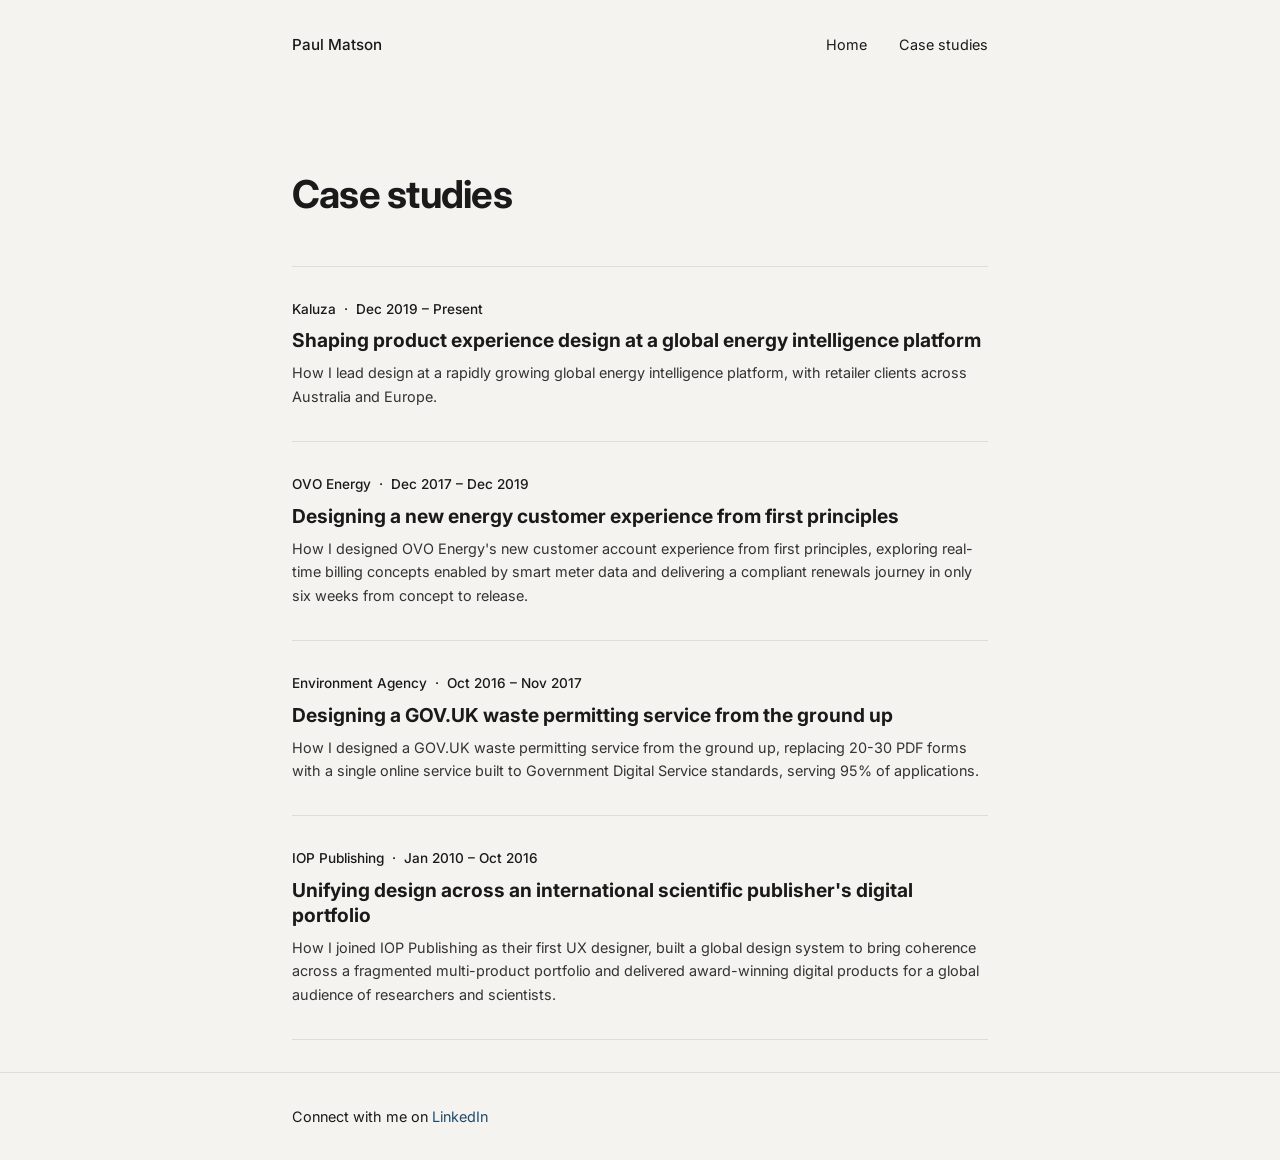
<file: case-studies.html>
<!DOCTYPE html>
<html lang="en">
<head>
  <meta charset="UTF-8">
  <meta name="viewport" content="width=device-width, initial-scale=1.0">
  <title>Case Studies — Paul Matson</title>
  <meta name="description" content="Selected case studies from Paul Matson, spanning UX leadership, design systems and government digital services.">
  <link rel="preconnect" href="https://fonts.googleapis.com">
  <link href="https://fonts.googleapis.com/css2?family=Inter:wght@400;500;700;900&display=swap" rel="stylesheet">
  <link rel="stylesheet" href="style.css">
</head>
<body>

  <a href="#main-content" class="skip-link">Skip to main content</a>

  <header role="banner">
    <div class="container">
      <nav aria-label="Main navigation">
        <a href="index.html" class="nav-name" aria-label="Paul Matson – home">Paul Matson</a>
        <ul class="nav-links" role="list">
          <li><a href="index.html">Home</a></li>
          <li><a href="case-studies.html" aria-current="page">Case studies</a></li>
        </ul>
      </nav>
    </div>
  </header>

  <main id="main-content" tabindex="-1">
    <div class="container">

      <section aria-labelledby="cs-page-heading">
        <div class="page-intro">
          <h1 id="cs-page-heading">Case studies</h1>
        </div>

        <ul class="case-study-list" role="list" aria-label="Case studies">

          <li class="case-study-item">
            <article aria-labelledby="cs1-title">
              <a href="kaluza.html">
                <p class="cs-meta"><span class="sr-only">Company and dates: </span>Kaluza &nbsp;·&nbsp; Dec 2019 – Present</p>
                <h2 id="cs1-title" class="cs-title">Shaping product experience design at a global energy intelligence platform</h2>
                <p class="cs-summary">How I lead design at a rapidly growing global energy intelligence platform, with retailer clients across Australia and Europe.</p>
              </a>
            </article>
          </li>

          <li class="case-study-item">
            <article aria-labelledby="cs2-title">
              <a href="ovo.html">
                <p class="cs-meta"><span class="sr-only">Company and dates: </span>OVO Energy &nbsp;·&nbsp; Dec 2017 – Dec 2019</p>
                <h2 id="cs2-title" class="cs-title">Designing a new energy customer experience from first principles</h2>
                <p class="cs-summary">How I designed OVO Energy's new customer account experience from first principles, exploring real-time billing concepts enabled by smart meter data and delivering a compliant renewals journey in only six weeks from concept to release.</p>
              </a>
            </article>
          </li>

          <li class="case-study-item">
            <article aria-labelledby="cs3-title">
              <a href="environment-agency.html">
                <p class="cs-meta"><span class="sr-only">Company and dates: </span>Environment Agency &nbsp;·&nbsp; Oct 2016 – Nov 2017</p>
                <h2 id="cs3-title" class="cs-title">Designing a GOV.UK waste permitting service from the ground up</h2>
                <p class="cs-summary">How I designed a GOV.UK waste permitting service from the ground up, replacing 20-30 PDF forms with a single online service built to Government Digital Service standards, serving 95% of applications.</p>
              </a>
            </article>
          </li>

          <li class="case-study-item">
            <article aria-labelledby="cs4-title">
              <a href="iop.html">
                <p class="cs-meta"><span class="sr-only">Company and dates: </span>IOP Publishing &nbsp;·&nbsp; Jan 2010 – Oct 2016</p>
                <h2 id="cs4-title" class="cs-title">Unifying design across an international scientific publisher's digital portfolio</h2>
                <p class="cs-summary">How I joined IOP Publishing as their first UX designer, built a global design system to bring coherence across a fragmented multi-product portfolio and delivered award-winning digital products for a global audience of researchers and scientists.</p>
              </a>
            </article>
          </li>

        </ul>
      </section>

    </div>
  </main>

  <footer role="contentinfo">
    <div class="container">
      <p>Connect with me on <a href="https://www.linkedin.com/in/pmmatson/" target="_blank" rel="noopener noreferrer">LinkedIn<span class="sr-only"> (opens in a new tab)</span></a></p>
    </div>
  </footer>

</body>
</html>
</file>
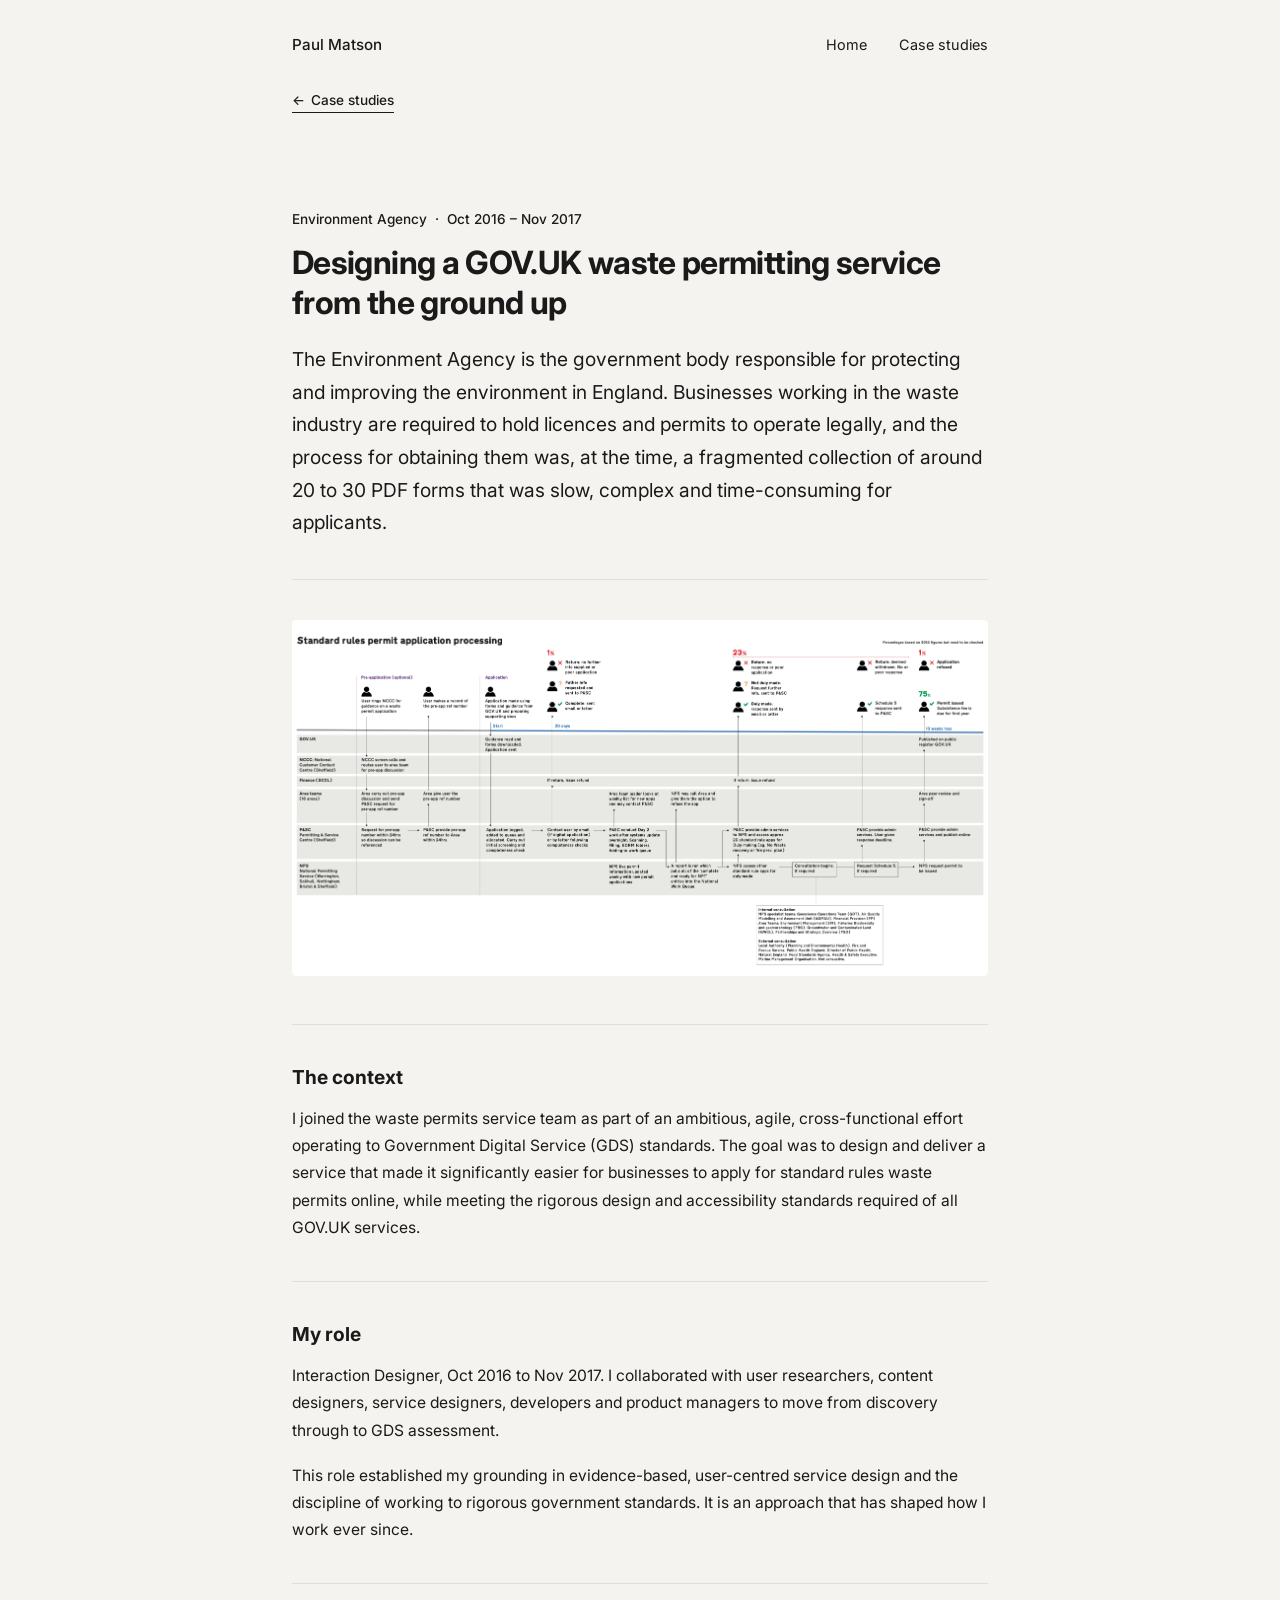
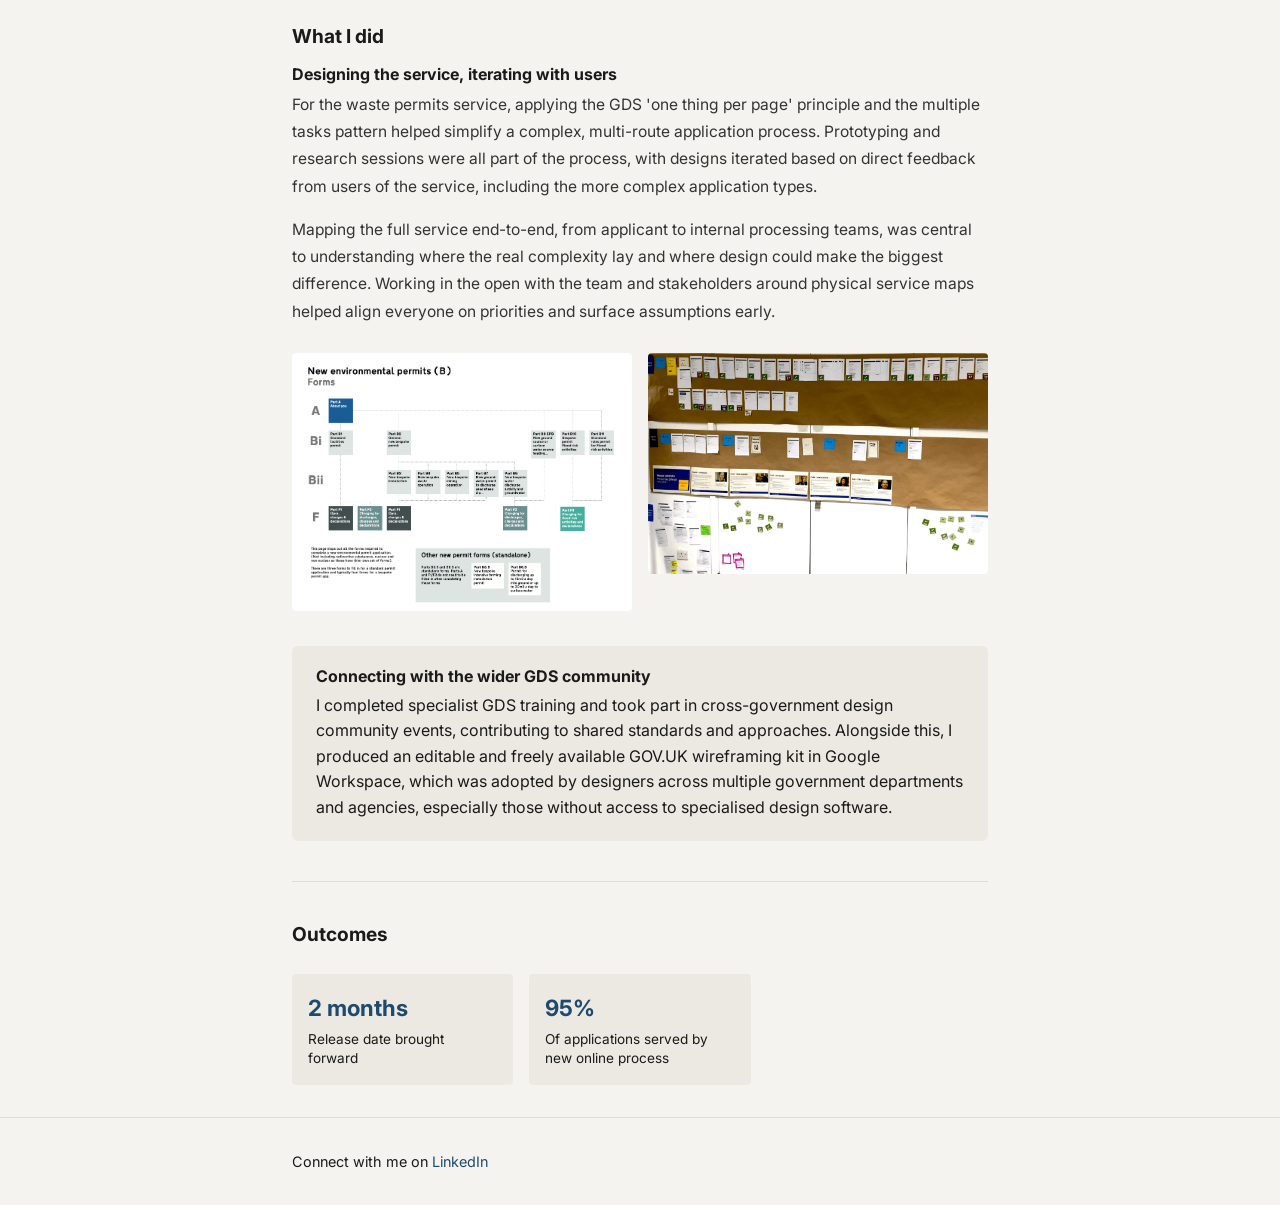
<file: environment-agency.html>
<!DOCTYPE html>
<html lang="en">
<head>
  <meta charset="UTF-8">
  <meta name="viewport" content="width=device-width, initial-scale=1.0">
  <title>Environment Agency Case Study — Paul Matson</title>
  <meta name="description" content="How Paul Matson designed a GOV.UK waste permitting service from the ground up, replacing 20-30 PDF forms with a single online service serving 95% of applications.">
  <link rel="preconnect" href="https://fonts.googleapis.com">
  <link href="https://fonts.googleapis.com/css2?family=Inter:wght@400;500;700;900&display=swap" rel="stylesheet">
  <link rel="stylesheet" href="style.css">
</head>
<body>

  <a href="#main-content" class="skip-link">Skip to main content</a>

  <header role="banner">
    <div class="container">
      <nav aria-label="Main navigation">
        <a href="index.html" class="nav-name" aria-label="Paul Matson – home">Paul Matson</a>
        <ul class="nav-links" role="list">
          <li><a href="index.html">Home</a></li>
          <li><a href="case-studies.html" aria-current="page">Case studies</a></li>
        </ul>
      </nav>
    </div>
  </header>

  <main id="main-content" tabindex="-1">
    <div class="container">

      <nav aria-label="Breadcrumb">
        <a href="case-studies.html" class="cs-back">&#8592; <span>Case studies</span></a>
      </nav>

      <article aria-labelledby="cs-heading">

        <header class="cs-header">
          <p class="cs-label"><span class="sr-only">Company and dates: </span>Environment Agency &nbsp;·&nbsp; Oct 2016 – Nov 2017</p>
          <h1 id="cs-heading">Designing a GOV.UK waste permitting service from the ground up</h1>
          <p class="cs-intro">The Environment Agency is the government body responsible for protecting and improving the environment in England. Businesses working in the waste industry are required to hold licences and permits to operate legally, and the process for obtaining them was, at the time, a fragmented collection of around 20 to 30 PDF forms that was slow, complex and time-consuming for applicants.</p>
        </header>

        <figure>
          <img src="ea-1.png" alt="Standard rules permit application processing service map" style="width:100%; object-fit:cover; border-radius:4px;">
        </figure>

        <hr class="cs-divider">

        <section aria-labelledby="context-heading">
          <h2 id="context-heading" class="cs-section-label">The context</h2>
          <div class="cs-body">
            <p>I joined the waste permits service team as part of an ambitious, agile, cross-functional effort operating to Government Digital Service (GDS) standards. The goal was to design and deliver a service that made it significantly easier for businesses to apply for standard rules waste permits online, while meeting the rigorous design and accessibility standards required of all GOV.UK services.</p>
          </div>
        </section>

        <hr class="cs-divider">

        <section aria-labelledby="role-heading">
          <h2 id="role-heading" class="cs-section-label">My role</h2>
          <div class="cs-body">
            <p>Interaction Designer, <time datetime="2016-10">Oct 2016</time> to <time datetime="2017-11">Nov 2017</time>. I collaborated with user researchers, content designers, service designers, developers and product managers to move from discovery through to GDS assessment.</p>
            <p>This role established my grounding in evidence-based, user-centred service design and the discipline of working to rigorous government standards. It is an approach that has shaped how I work ever since.</p>
          </div>
        </section>

        <hr class="cs-divider">

        <section aria-labelledby="work-heading">
          <h2 id="work-heading" class="cs-section-label">What I did</h2>

          <div class="cs-theme">
            <h3 class="cs-theme-title">Designing the service, iterating with users</h3>
            <p>For the waste permits service, applying the GDS 'one thing per page' principle and the multiple tasks pattern helped simplify a complex, multi-route application process. Prototyping and research sessions were all part of the process, with designs iterated based on direct feedback from users of the service, including the more complex application types.</p>
            <p>Mapping the full service end-to-end, from applicant to internal processing teams, was central to understanding where the real complexity lay and where design could make the biggest difference. Working in the open with the team and stakeholders around physical service maps helped align everyone on priorities and surface assumptions early.</p>
          </div>

          <div class="cs-img-grid" role="list" aria-label="Supporting images">
            <div role="listitem">
              <img src="ea-2.png" alt="Diagram about Environmental permit forms" style="width:100%; object-fit:cover; border-radius:4px;">
            </div>
            <div role="listitem">
              <img src="ea-3.png" alt="Photo of printed user flow interfaces on a wall" style="width:100%; object-fit:cover; border-radius:4px;">
            </div>
          </div>

          <div class="cs-theme-highlight">
            <h3 class="cs-theme-title">Connecting with the wider GDS community</h3>
            <p>I completed specialist GDS training and took part in cross-government design community events, contributing to shared standards and approaches. Alongside this, I produced an editable and freely available GOV.UK wireframing kit in Google Workspace, which was adopted by designers across multiple government departments and agencies, especially those without access to specialised design software.</p>
          </div>

        </section>

        <hr class="cs-divider">

        <section aria-labelledby="outcomes-heading">
          <h2 id="outcomes-heading" class="cs-section-label">Outcomes</h2>

          <ul class="cs-metrics" role="list" aria-label="Key outcomes">
            <li class="cs-metric">
              <p class="cs-metric-num" aria-hidden="true">2 months</p>
              <p class="cs-metric-label">Release date brought forward</p>
            </li>
            <li class="cs-metric">
              <p class="cs-metric-num" aria-hidden="true">95%</p>
              <p class="cs-metric-label">Of applications served by new online process</p>
            </li>
          </ul>

        </section>

      </article>

    </div>
  </main>

  <footer role="contentinfo">
    <div class="container">
      <p>Connect with me on <a href="https://www.linkedin.com/in/pmmatson/" target="_blank" rel="noopener noreferrer">LinkedIn<span class="sr-only"> (opens in a new tab)</span></a></p>
    </div>
  </footer>

</body>
</html>
</file>
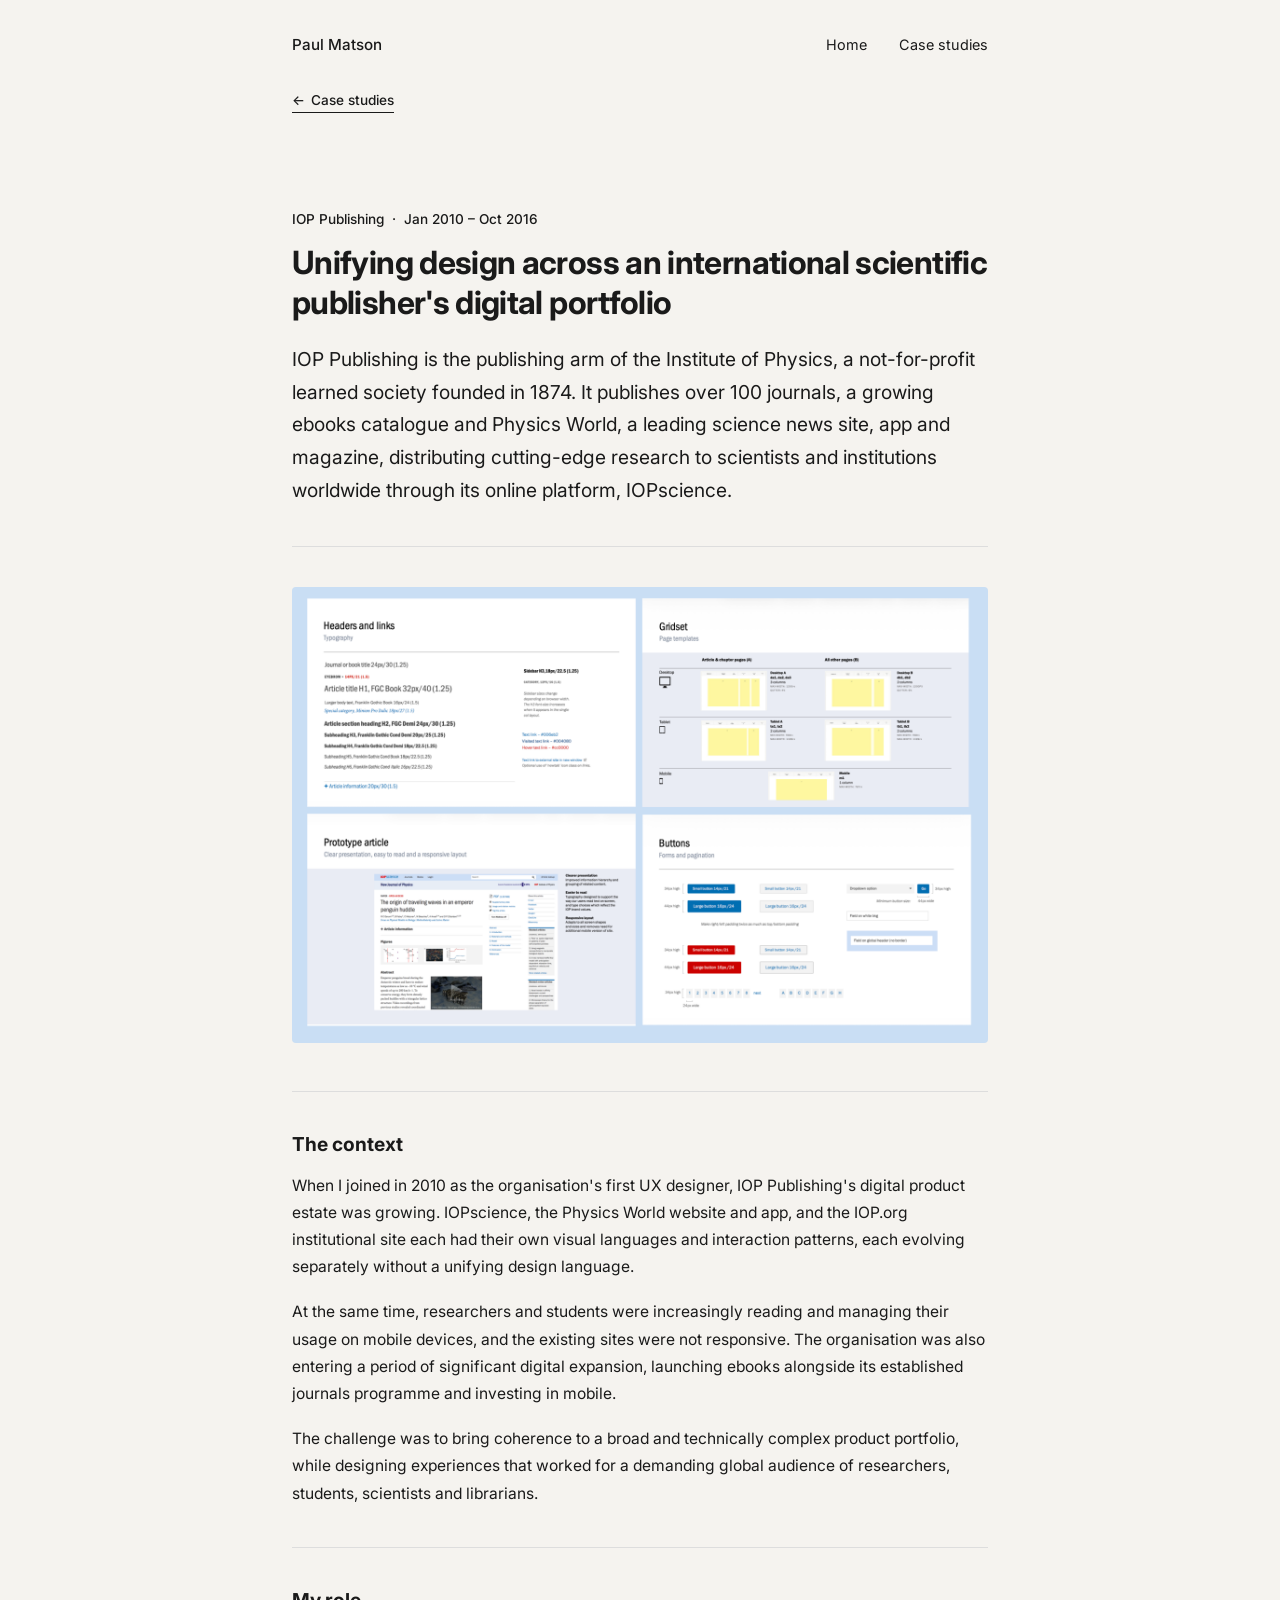
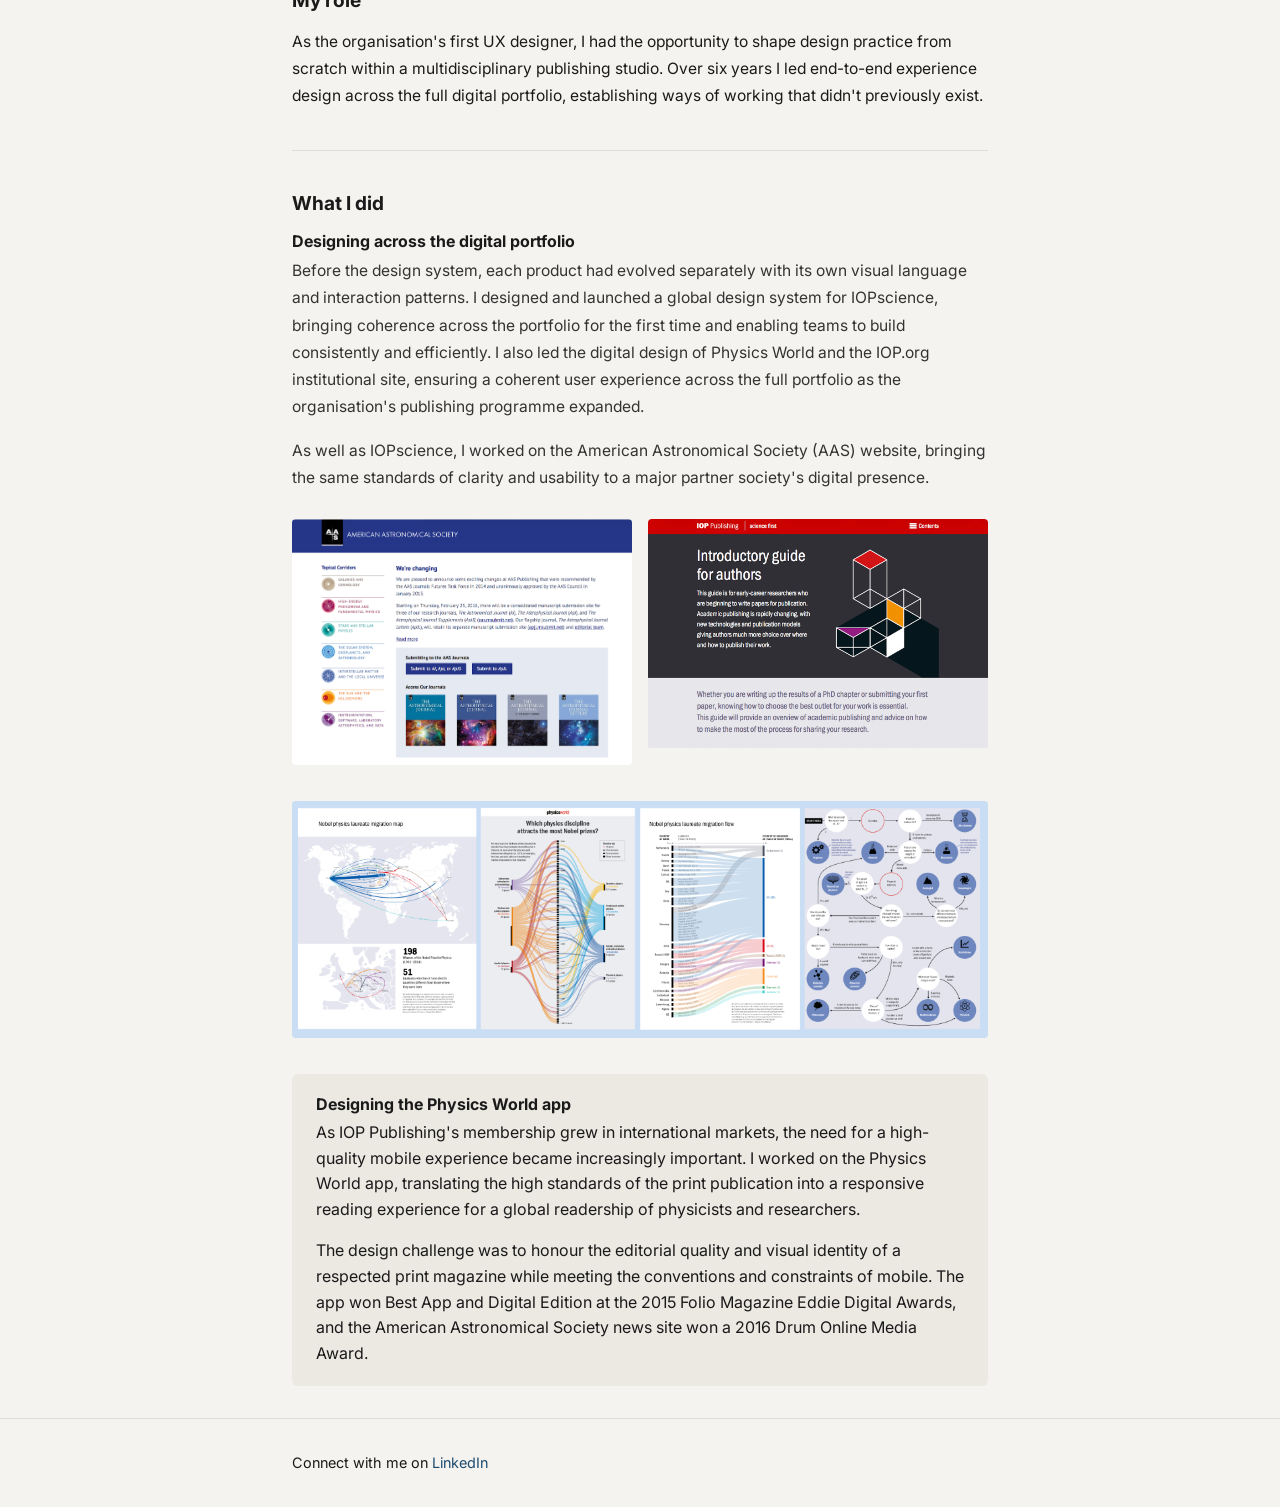
<file: iop.html>
<!DOCTYPE html>
<html lang="en">
<head>
  <meta charset="UTF-8">
  <meta name="viewport" content="width=device-width, initial-scale=1.0">
  <title>IOP Publishing Case Study — Paul Matson</title>
  <meta name="description" content="How Paul Matson joined IOP Publishing as their first UX designer, built a global design system across a complex multi-product portfolio and delivered award-winning digital products.">
  <link rel="preconnect" href="https://fonts.googleapis.com">
  <link href="https://fonts.googleapis.com/css2?family=Inter:wght@400;500;700;900&display=swap" rel="stylesheet">
  <link rel="stylesheet" href="style.css">
</head>
<body>

  <a href="#main-content" class="skip-link">Skip to main content</a>

  <header role="banner">
    <div class="container">
      <nav aria-label="Main navigation">
        <a href="index.html" class="nav-name" aria-label="Paul Matson – home">Paul Matson</a>
        <ul class="nav-links" role="list">
          <li><a href="index.html">Home</a></li>
          <li><a href="case-studies.html" aria-current="page">Case studies</a></li>
        </ul>
      </nav>
    </div>
  </header>

  <main id="main-content" tabindex="-1">
    <div class="container">

      <nav aria-label="Breadcrumb">
        <a href="case-studies.html" class="cs-back">&#8592; <span>Case studies</span></a>
      </nav>

      <article aria-labelledby="cs-heading">

        <header class="cs-header">
          <p class="cs-label"><span class="sr-only">Company and dates: </span>IOP Publishing &nbsp;·&nbsp; Jan 2010 – Oct 2016</p>
          <h1 id="cs-heading">Unifying design across an international scientific publisher's digital portfolio</h1>
          <p class="cs-intro">IOP Publishing is the publishing arm of the Institute of Physics, a not-for-profit learned society founded in 1874. It publishes over 100 journals, a growing ebooks catalogue and Physics World, a leading science news site, app and magazine, distributing cutting-edge research to scientists and institutions worldwide through its online platform, IOPscience.</p>
        </header>

        <figure>
          <img src="iop-1.png" alt="Sample pages from the IOPscience design system guidance" style="width:100%; object-fit:cover; border-radius:4px;">
        </figure>

        <hr class="cs-divider">

        <section aria-labelledby="context-heading">
          <h2 id="context-heading" class="cs-section-label">The context</h2>
          <div class="cs-body">
            <p>When I joined in <time datetime="2010">2010</time> as the organisation's first UX designer, IOP Publishing's digital product estate was growing. IOPscience, the Physics World website and app, and the IOP.org institutional site each had their own visual languages and interaction patterns, each evolving separately without a unifying design language.</p>
            <p>At the same time, researchers and students were increasingly reading and managing their usage on mobile devices, and the existing sites were not responsive. The organisation was also entering a period of significant digital expansion, launching ebooks alongside its established journals programme and investing in mobile.</p>
            <p>The challenge was to bring coherence to a broad and technically complex product portfolio, while designing experiences that worked for a demanding global audience of researchers, students, scientists and librarians.</p>
          </div>
        </section>

        <hr class="cs-divider">

        <section aria-labelledby="role-heading">
          <h2 id="role-heading" class="cs-section-label">My role</h2>
          <div class="cs-body">
            <p>As the organisation's first UX designer, I had the opportunity to shape design practice from scratch within a multidisciplinary publishing studio. Over six years I led end-to-end experience design across the full digital portfolio, establishing ways of working that didn't previously exist.</p>
          </div>
        </section>

        <hr class="cs-divider">

        <section aria-labelledby="work-heading">
          <h2 id="work-heading" class="cs-section-label">What I did</h2>

          <div class="cs-theme">
            <h3 class="cs-theme-title">Designing across the digital portfolio</h3>
            <p>Before the design system, each product had evolved separately with its own visual language and interaction patterns. I designed and launched a global design system for IOPscience, bringing coherence across the portfolio for the first time and enabling teams to build consistently and efficiently. I also led the digital design of Physics World and the IOP.org institutional site, ensuring a coherent user experience across the full portfolio as the organisation's publishing programme expanded.</p>
            <p>As well as IOPscience, I worked on the American Astronomical Society (AAS) website, bringing the same standards of clarity and usability to a major partner society's digital presence.</p>
          </div>

          <div class="cs-img-grid" role="list" aria-label="Supporting images">
            <div role="listitem">
              <img src="iop-2.png" alt="American Astronomical Society website page" style="width:100%; object-fit:cover; border-radius:4px;">
            </div>
            <div role="listitem">
              <img src="iop-3.png" alt="Introductory guide for authors webpage" style="width:100%; object-fit:cover; border-radius:4px;">
            </div>
          </div>

          <figure style="margin-bottom: 1.75rem;">
            <img src="iop-4.png" alt="Example infographics designed for Physics World" style="width:100%; object-fit:cover; border-radius:4px;">
          </figure>

          <div class="cs-theme-highlight">
            <h3 class="cs-theme-title">Designing the Physics World app</h3>
            <p>As IOP Publishing's membership grew in international markets, the need for a high-quality mobile experience became increasingly important. I worked on the Physics World app, translating the high standards of the print publication into a responsive reading experience for a global readership of physicists and researchers.</p>
            <p>The design challenge was to honour the editorial quality and visual identity of a respected print magazine while meeting the conventions and constraints of mobile. The app won Best App and Digital Edition at the 2015 Folio Magazine Eddie Digital Awards, and the American Astronomical Society news site won a 2016 Drum Online Media Award.</p>
          </div>

        </section>

      </article>

    </div>
  </main>

  <footer role="contentinfo">
    <div class="container">
      <p>Connect with me on <a href="https://www.linkedin.com/in/pmmatson/" target="_blank" rel="noopener noreferrer">LinkedIn<span class="sr-only"> (opens in a new tab)</span></a></p>
    </div>
  </footer>

</body>
</html>
</file>
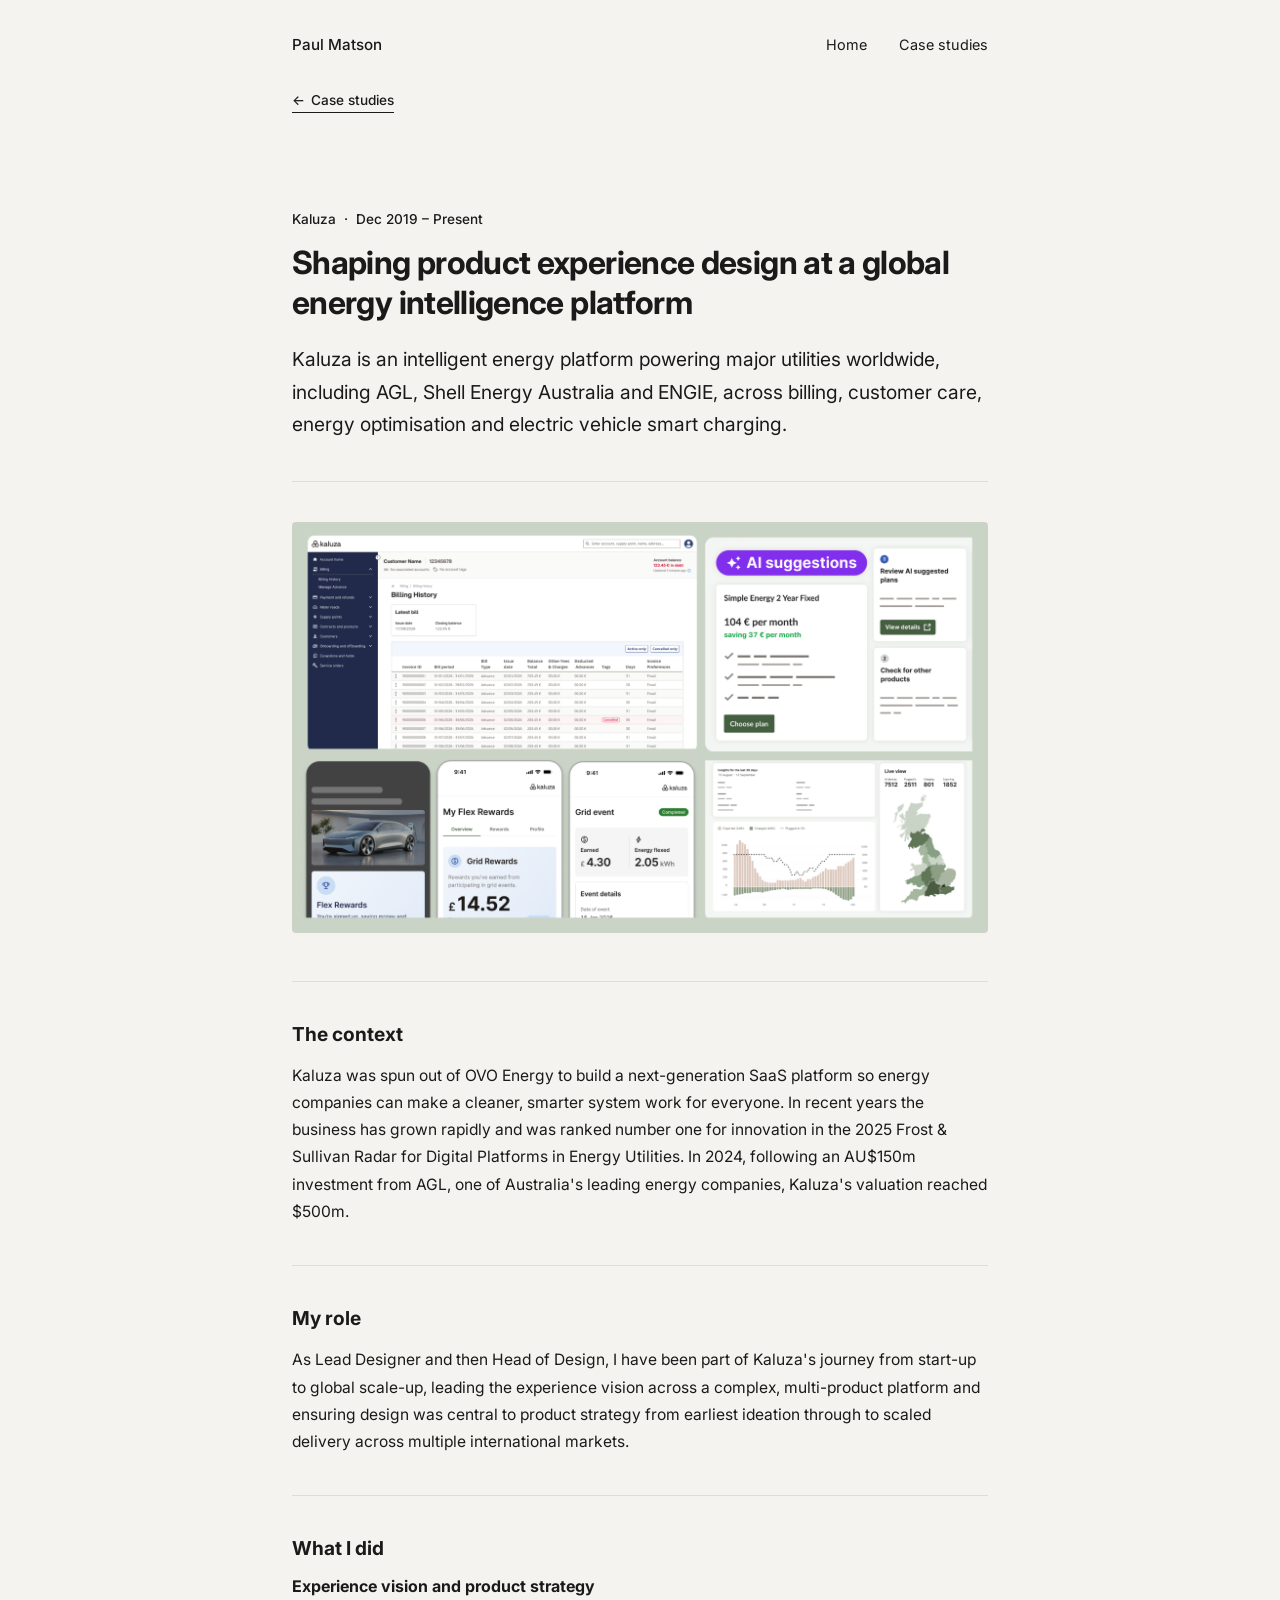
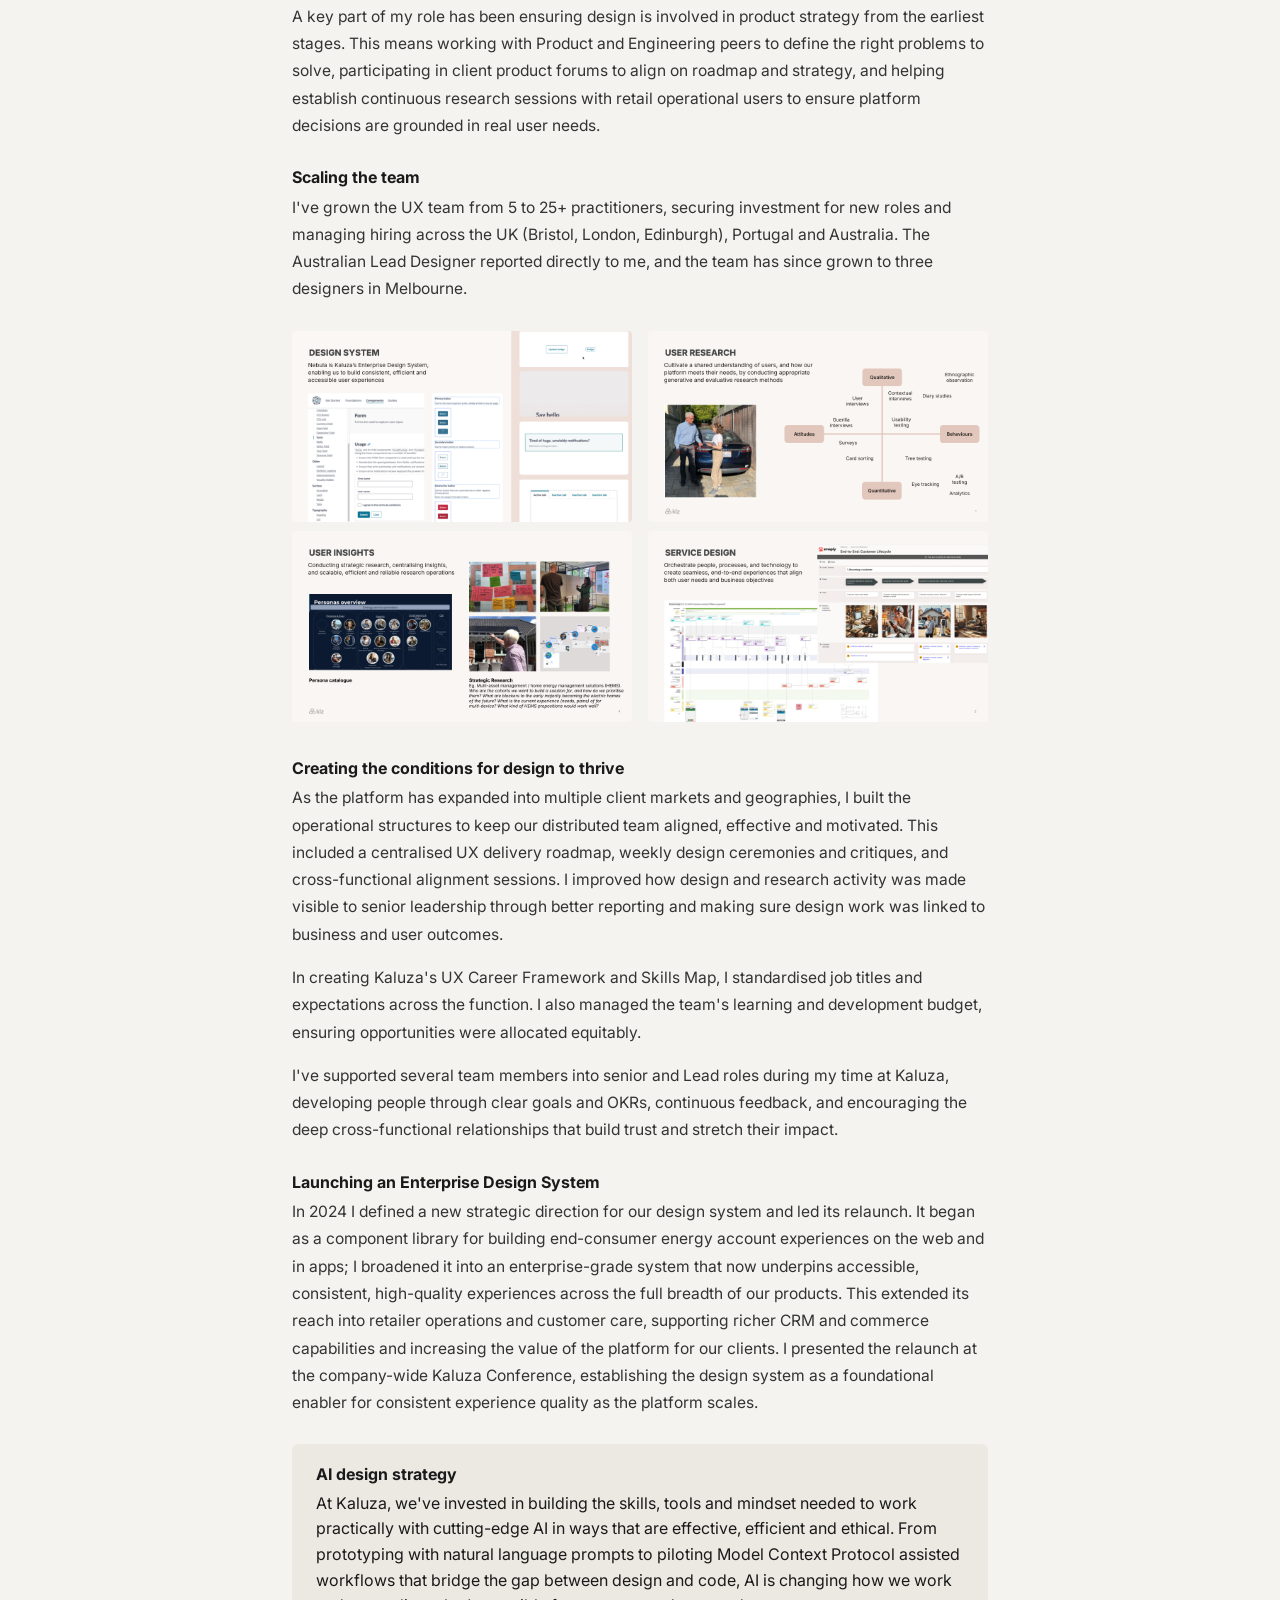
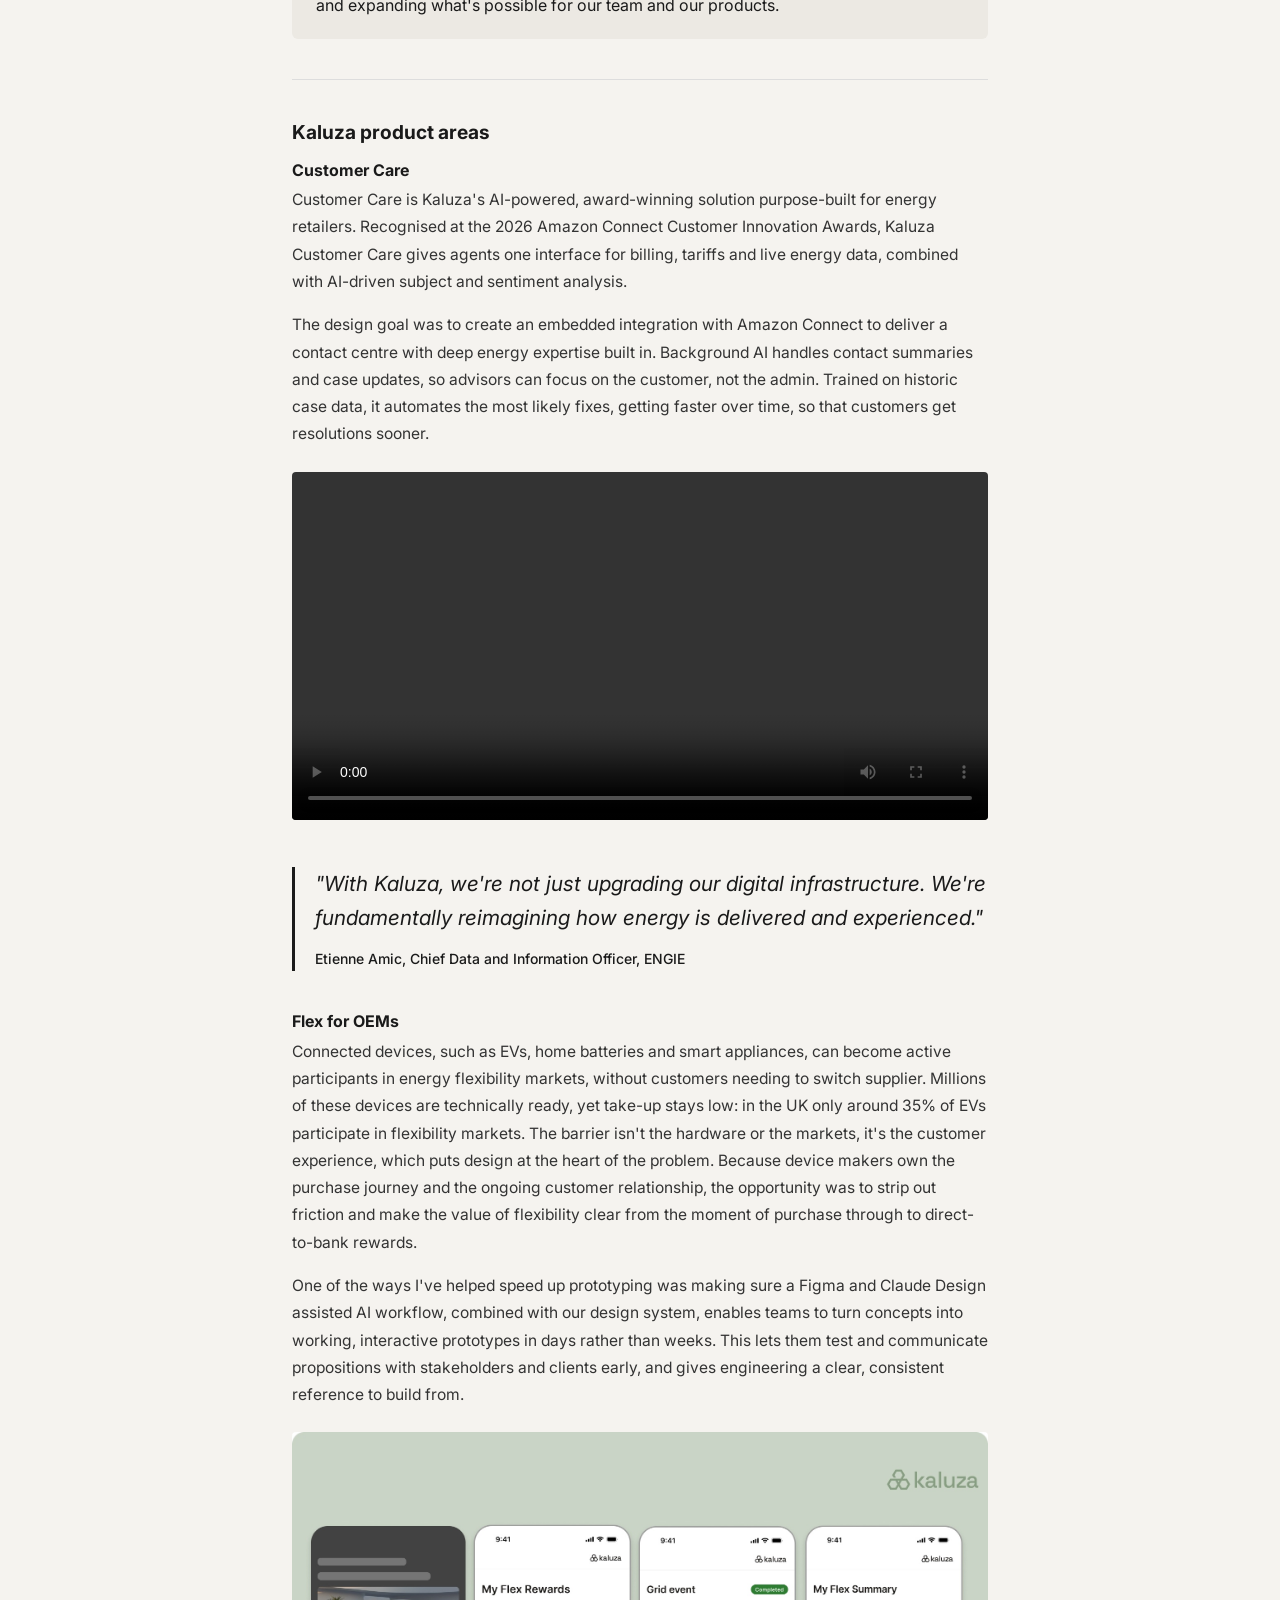
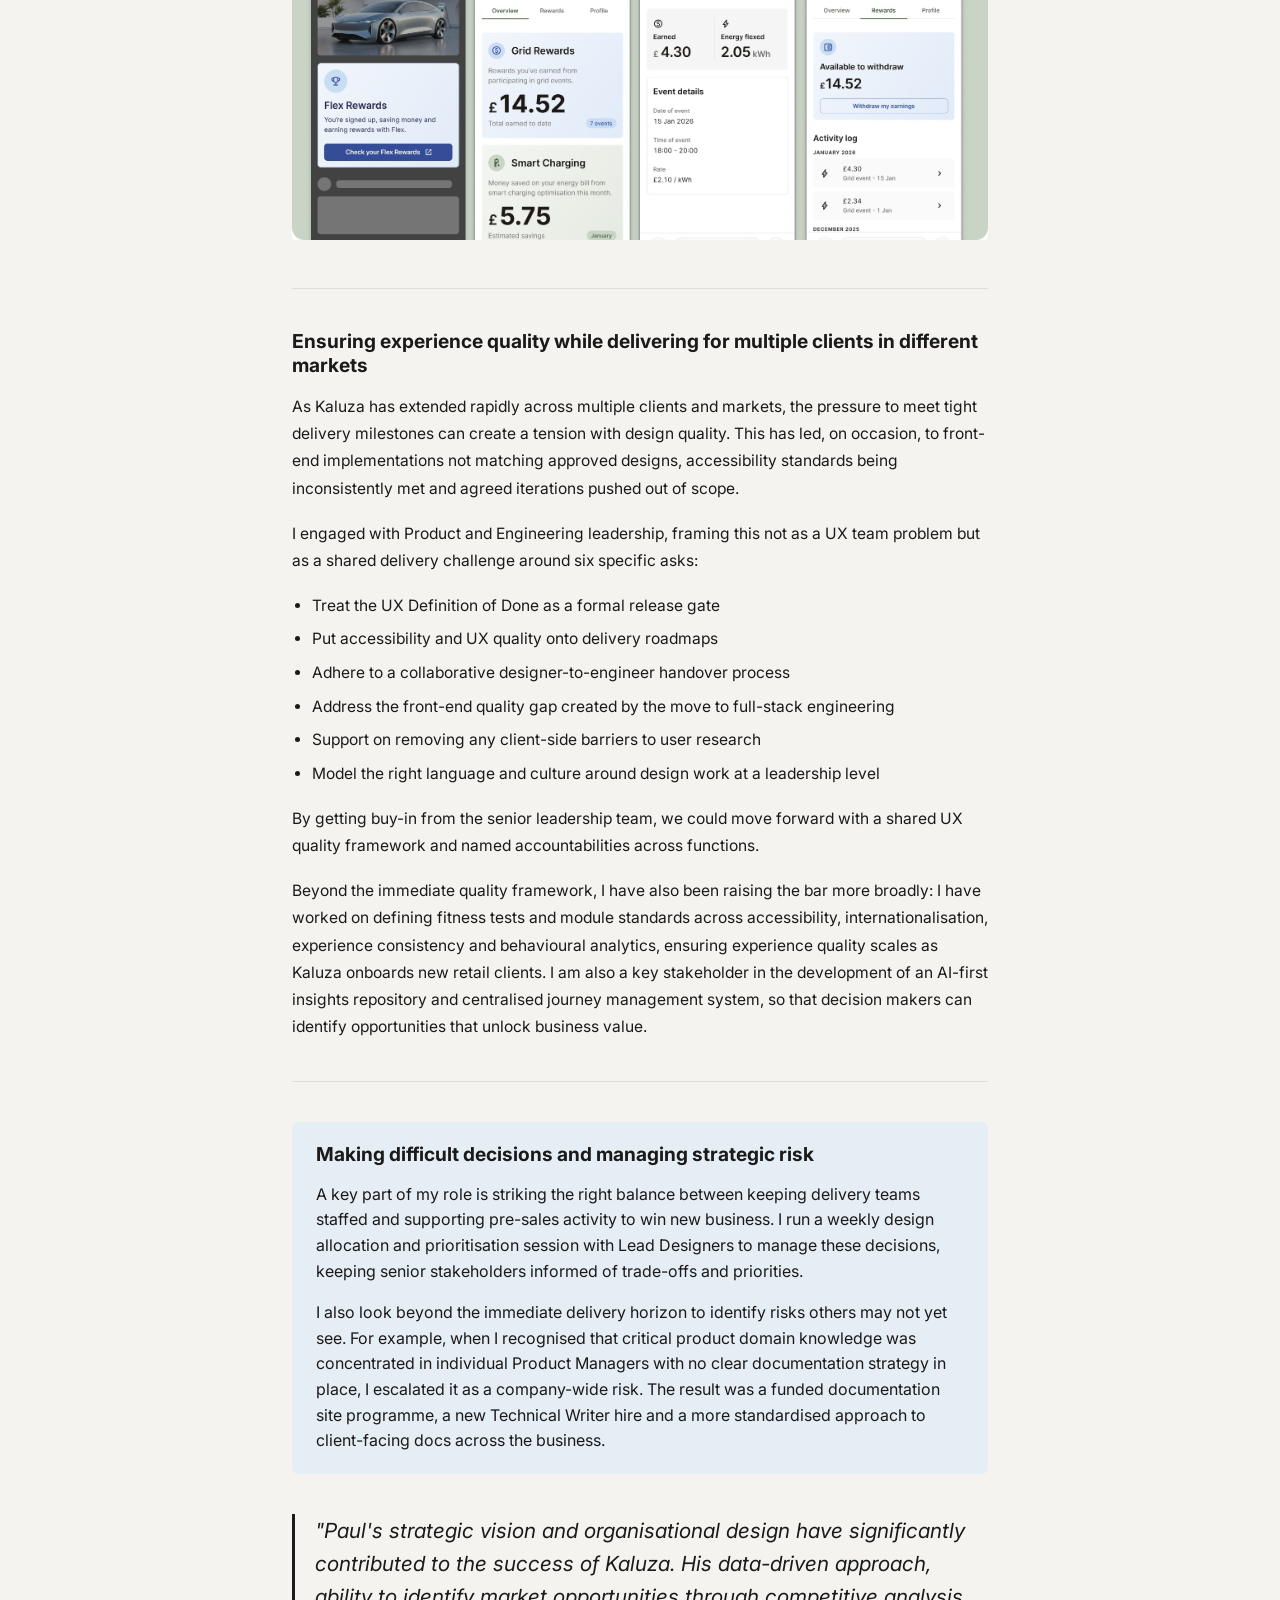
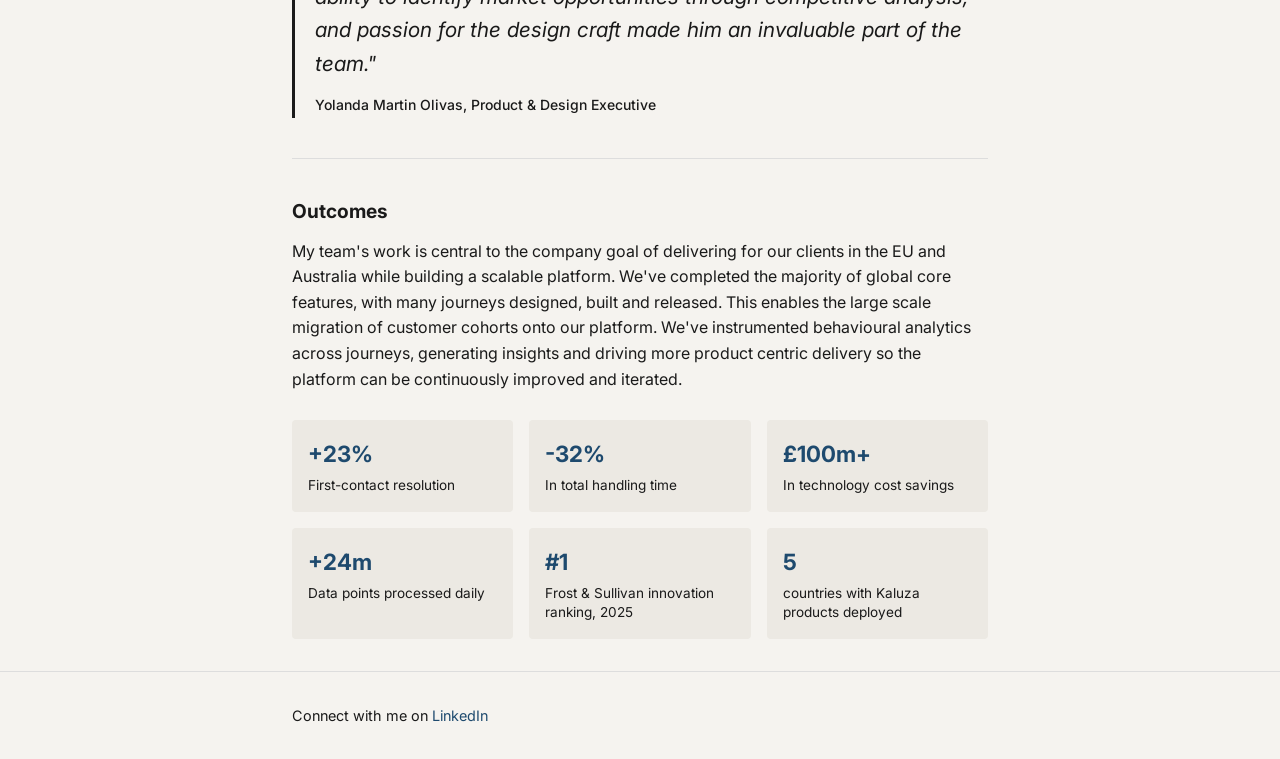
<file: kaluza.html>
<!DOCTYPE html>
<html lang="en">
<head>
  <meta charset="UTF-8">
  <meta name="viewport" content="width=device-width, initial-scale=1.0">
  <title>Kaluza Case Study — Paul Matson</title>
  <meta name="description" content="Paul Matson on leading experience design at Kaluza, shaping product strategy, building AI design practice and maintaining quality at global scale">
  <link rel="preconnect" href="https://fonts.googleapis.com">
  <link href="https://fonts.googleapis.com/css2?family=Inter:wght@400;500;700;900&display=swap" rel="stylesheet">
  <link rel="stylesheet" href="style.css">
</head>
<body>

  <a href="#main-content" class="skip-link">Skip to main content</a>

  <header role="banner">
    <div class="container">
      <nav aria-label="Main navigation">
        <a href="index.html" class="nav-name" aria-label="Paul Matson – home">Paul Matson</a>
        <ul class="nav-links" role="list">
          <li><a href="index.html">Home</a></li>
          <li><a href="case-studies.html" aria-current="page">Case studies</a></li>
        </ul>
      </nav>
    </div>
  </header>

  <main id="main-content" tabindex="-1">
    <div class="container">

      <nav aria-label="Breadcrumb">
        <a href="case-studies.html" class="cs-back">&#8592; <span>Case studies</span></a>
      </nav>

      <article aria-labelledby="cs-heading">

        <header class="cs-header">
          <p class="cs-label"><span class="sr-only">Company and dates: </span>Kaluza &nbsp;·&nbsp; Dec 2019 – Present</p>
          <h1 id="cs-heading">Shaping product experience design at a global energy intelligence platform</h1>
          <p class="cs-intro">Kaluza is an intelligent energy platform powering major utilities worldwide, including AGL, Shell Energy Australia and ENGIE, across billing, customer care, energy optimisation and electric vehicle smart charging.</p>
        </header>

        <figure>
          <img src="kaluza-1.png" alt="Kaluza product interfaces for billing history, AI suggestions, a Flex rewards app and energy optimisation visualisations" style="width:100%; object-fit:cover; border-radius:4px;">
        </figure>

        <hr class="cs-divider">

        <section aria-labelledby="context-heading">
          <h2 id="context-heading" class="cs-section-label">The context</h2>
          <div class="cs-body">
            <p>Kaluza was spun out of OVO Energy to build a next-generation SaaS platform so energy companies can make a cleaner, smarter system work for everyone. In recent years the business has grown rapidly and was ranked number one for innovation in the 2025 Frost &amp; Sullivan Radar for Digital Platforms in Energy Utilities. In 2024, following an AU$150m investment from AGL, one of Australia's leading energy companies, Kaluza's valuation reached $500m.</p>
          </div>
        </section>

        <hr class="cs-divider">

        <section aria-labelledby="role-heading">
          <h2 id="role-heading" class="cs-section-label">My role</h2>
          <div class="cs-body">
            <p>As Lead Designer and then Head of Design, I have been part of Kaluza's journey from start-up to global scale-up, leading the experience vision across a complex, multi-product platform and ensuring design was central to product strategy from earliest ideation through to scaled delivery across multiple international markets.</p>
          </div>
        </section>

        <hr class="cs-divider">

        <section aria-labelledby="work-heading">
          <h2 id="work-heading" class="cs-section-label">What I did</h2>

          <div class="cs-theme">
            <h3 class="cs-theme-title">Experience vision and product strategy</h3>
          <p>A key part of my role has been ensuring design is involved in product strategy from the earliest stages. This means working with Product and Engineering peers to define the right problems to solve, participating in client product forums to align on roadmap and strategy, and helping establish continuous research sessions with retail operational users to ensure platform decisions are grounded in real user needs.</p>
          </div>

          <div class="cs-theme">
            <h3 class="cs-theme-title">Scaling the team</h3>
            <p>I've grown the UX team from 5 to 25+ practitioners, securing investment for new roles and managing hiring across the UK (Bristol, London, Edinburgh), Portugal and Australia. The Australian Lead Designer reported directly to me, and the team has since grown to three designers in Melbourne.</p>
          </div>


          <div class="cs-img-grid" role="list" aria-label="Supporting images">
            <div role="listitem">
              <img src="kaluza-2.png" alt="Slide showing the Design System" style="width:100%; object-fit:cover; border-radius:4px;">
            </div>
            <div role="listitem">
              <img src="kaluza-3.png" alt="Slide showing different User Research methods" style="width:100%; object-fit:cover; border-radius:4px;">
            </div>
            <div role="listitem">
              <img src="kaluza-4.png" alt="Slide showing personas and photos of research activity, titled User Insights " style="width:100%; object-fit:cover; border-radius:4px;">
            </div>
            <div role="listitem">
              <img src="kaluza-5.png" alt="Slide showing user journey maps" style="width:100%; object-fit:cover; border-radius:4px;">
            </div>
          </div>

          <div class="cs-theme">
            <h3 class="cs-theme-title">Creating the conditions for design to thrive</h3>
            <p>As the platform has expanded into multiple client markets and geographies, I built the operational structures to keep our distributed team aligned, effective and motivated. This included a centralised UX delivery roadmap, weekly design ceremonies and critiques, and cross-functional alignment sessions. I improved how design and research activity was made visible to senior leadership through better reporting and making sure design work was linked to business and user outcomes.</p>
           <p>In creating Kaluza's UX Career Framework and Skills Map, I standardised job titles and expectations across the function. I also managed the team's learning and development budget, ensuring opportunities were allocated equitably.</p>
            <p>I've supported several team members into senior and Lead roles during my time at Kaluza, developing people through clear goals and OKRs, continuous feedback, and encouraging the deep cross-functional relationships that build trust and stretch their impact.</p>
          </div>

          <div class="cs-theme">
            <h3 class="cs-theme-title">Launching an Enterprise Design System</h3>
            <p>In 2024 I defined a new strategic direction for our design system and led its relaunch. It began as a component library for building end-consumer energy account experiences on the web and in apps; I broadened it into an enterprise-grade system that now underpins accessible, consistent, high-quality experiences across the full breadth of our products. This extended its reach into retailer operations and customer care, supporting richer CRM and commerce capabilities and increasing the value of the platform for our clients. I presented the relaunch at the company-wide Kaluza Conference, establishing the design system as a foundational enabler for consistent experience quality as the platform scales.</p>
          </div>

          <div class="cs-theme-highlight">
            <h3 class="cs-theme-title">AI design strategy</h3>
            <p>At Kaluza, we've invested in building the skills, tools and mindset needed to work practically with cutting-edge AI in ways that are effective, efficient and ethical. From prototyping with natural language prompts to piloting Model Context Protocol assisted workflows that bridge the gap between design and code, AI is changing how we work and expanding what's possible for our team and our products.</p>
          </div>

        </section>

        <hr class="cs-divider">

        <section aria-labelledby="products-heading">
          <h2 id="products-heading" class="cs-section-label">Kaluza product areas</h2>

          <div class="cs-theme">
            <h3 class="cs-theme-title">Customer Care</h3>
            <p>Customer Care is Kaluza's AI-powered, award-winning solution purpose-built for energy retailers. Recognised at the 2026 Amazon Connect Customer Innovation Awards, Kaluza Customer Care gives agents one interface for billing, tariffs and live energy data, combined with AI-driven subject and sentiment analysis.</p>
            <p>The design goal was to create an embedded integration with Amazon Connect to deliver a contact centre with deep energy expertise built in. Background AI handles contact summaries and case updates, so advisors can focus on the customer, not the admin. Trained on historic case data, it automates the most likely fixes, getting faster over time, so that customers get resolutions sooner.</p>
            <figure style="margin-top: 1.5rem;">
              <video controls preload="metadata" playsinline aria-label="Kaluza Customer Care product video" style="width:100%; border-radius:4px;">
                <source src="customer-care-video.mp4" type="video/mp4">
                <p>Your browser doesn't support embedded video. <a href="customer-care-video.mp4">Download the video</a> instead.</p>
              </video>
            </figure>
            <blockquote class="cs-quote">
              <p>"With Kaluza, we're not just upgrading our digital infrastructure. We're fundamentally reimagining how energy is delivered and experienced."</p>
              <footer>
                <cite>Etienne Amic, Chief Data and Information Officer, ENGIE</cite>
              </footer>
            </blockquote>
          </div>

          <div class="cs-theme">
            <h3 class="cs-theme-title">Flex for OEMs</h3>
            <p>Connected devices, such as EVs, home batteries and smart appliances, can become active participants in energy flexibility markets, without customers needing to switch supplier. Millions of these devices are technically ready, yet take-up stays low: in the UK only around 35% of EVs participate in flexibility markets. The barrier isn't the hardware or the markets, it's the customer experience, which puts design at the heart of the problem. Because device makers own the purchase journey and the ongoing customer relationship, the opportunity was to strip out friction and make the value of flexibility clear from the moment of purchase through to direct-to-bank rewards.</p>
            <p>One of the ways I've helped speed up prototyping was making sure a Figma and Claude Design assisted AI workflow, combined with our design system, enables teams to turn concepts into working, interactive prototypes in days rather than weeks. This lets them test and communicate propositions with stakeholders and clients early, and gives engineering a clear, consistent reference to build from.</p>
            <figure style="margin-top: 1.5rem;">
              <img src="kaluza-flex-rewards.jpg" alt="Kaluza Flex Rewards customer experience, showing the flexibility rewards a customer earns from their connected device." style="width:100%; object-fit:cover; border-radius:4px;">
            </figure>
          </div>
        </section>

        <hr class="cs-divider">

        <section aria-labelledby="quality-heading">
          <h2 id="quality-heading" class="cs-section-label">Ensuring experience quality while delivering for multiple clients in different markets</h2>
          <div class="cs-body">
            <p>As Kaluza has extended rapidly across multiple clients and markets, the pressure to meet tight delivery milestones can create a tension with design quality. This has led, on occasion, to front-end implementations not matching approved designs, accessibility standards being inconsistently met and agreed iterations pushed out of scope.</p>
            <p>I engaged with Product and Engineering leadership, framing this not as a UX team problem but as a shared delivery challenge around six specific asks:</p>
            <ul class="cs-body-list">
              <li>Treat the UX Definition of Done as a formal release gate</li>
              <li>Put accessibility and UX quality onto delivery roadmaps</li>
              <li>Adhere to a collaborative designer-to-engineer handover process</li>
              <li>Address the front-end quality gap created by the move to full-stack engineering</li>
              <li>Support on removing any client-side barriers to user research</li>
              <li>Model the right language and culture around design work at a leadership level</li>
            </ul>
            <p>By getting buy-in from the senior leadership team, we could move forward with a shared UX quality framework and named accountabilities across functions.</p>
            <p>Beyond the immediate quality framework, I have also been raising the bar more broadly: I have worked on defining fitness tests and module standards across accessibility, internationalisation, experience consistency and behavioural analytics, ensuring experience quality scales as Kaluza onboards new retail clients. I am also a key stakeholder in the development of an AI-first insights repository and centralised journey management system, so that decision makers can identify opportunities that unlock business value.</p>
          </div>
        </section>

        <hr class="cs-divider">

        <section aria-labelledby="decisions-heading">
          <div class="cs-theme-highlight cs-theme-highlight--blue">
            <h2 id="decisions-heading" class="cs-section-label">Making difficult decisions and managing strategic risk</h2>
            <p>A key part of my role is striking the right balance between keeping delivery teams staffed and supporting pre-sales activity to win new business. I run a weekly design allocation and prioritisation session with Lead Designers to manage these decisions, keeping senior stakeholders informed of trade-offs and priorities.</p>
            <p style="margin-bottom: 0;">I also look beyond the immediate delivery horizon to identify risks others may not yet see. For example, when I recognised that critical product domain knowledge was concentrated in individual Product Managers with no clear documentation strategy in place, I escalated it as a company-wide risk. The result was a funded documentation site programme, a new Technical Writer hire and a more standardised approach to client-facing docs across the business.</p>
          </div>
        </section>


          <blockquote class="cs-quote">
            <p>"Paul's strategic vision and organisational design have significantly contributed to the success of Kaluza. His data-driven approach, ability to identify market opportunities through competitive analysis, and passion for the design craft made him an invaluable part of the team."</p>
            <footer>
              <cite>Yolanda Martin Olivas, Product &amp; Design Executive</cite>
            </footer>
          </blockquote>

                  <hr class="cs-divider">


        <section aria-labelledby="outcomes-heading">
          <h2 id="outcomes-heading" class="cs-section-label">Outcomes</h2>
<p>My team's work is central to the company goal of delivering for our clients in the EU and Australia while building a scalable platform. We've completed the majority of global core features, with many journeys designed, built and released. This enables the large scale migration of customer cohorts onto our platform. We've instrumented behavioural analytics across journeys, generating insights and driving more product centric delivery so the platform can be continuously improved and iterated.</p>
          <ul class="cs-metrics" role="list" aria-label="Key outcomes">
            <li class="cs-metric">
              <p class="cs-metric-num" aria-hidden="true">+23%</p>
              <p class="cs-metric-label">First-contact resolution</p>
            </li>
            <li class="cs-metric">
              <p class="cs-metric-num" aria-hidden="true">-32%</p>
              <p class="cs-metric-label">In total handling time</p>
            </li>
            <li class="cs-metric">
              <p class="cs-metric-num" aria-hidden="true">£100m+</p>
              <p class="cs-metric-label">In technology cost savings</p>
            </li>
            <li class="cs-metric">
              <p class="cs-metric-num" aria-hidden="true">+24m</p>
              <p class="cs-metric-label">Data points processed daily</p>
            </li>
            <li class="cs-metric">
              <p class="cs-metric-num" aria-hidden="true">#1</p>
              <p class="cs-metric-label">Frost &amp; Sullivan innovation ranking, 2025</p>
            </li>
            <li class="cs-metric">
              <p class="cs-metric-num" aria-hidden="true">5</p>
              <p class="cs-metric-label">countries with Kaluza products deployed</p>
            </li>
          </ul>

        </section>

      </article>

    </div>
  </main>

  <footer role="contentinfo">
    <div class="container">
      <p>Connect with me on <a href="https://www.linkedin.com/in/pmmatson/" target="_blank" rel="noopener noreferrer">LinkedIn<span class="sr-only"> (opens in a new tab)</span></a></p>
    </div>
  </footer>

</body>
</html>
</file>
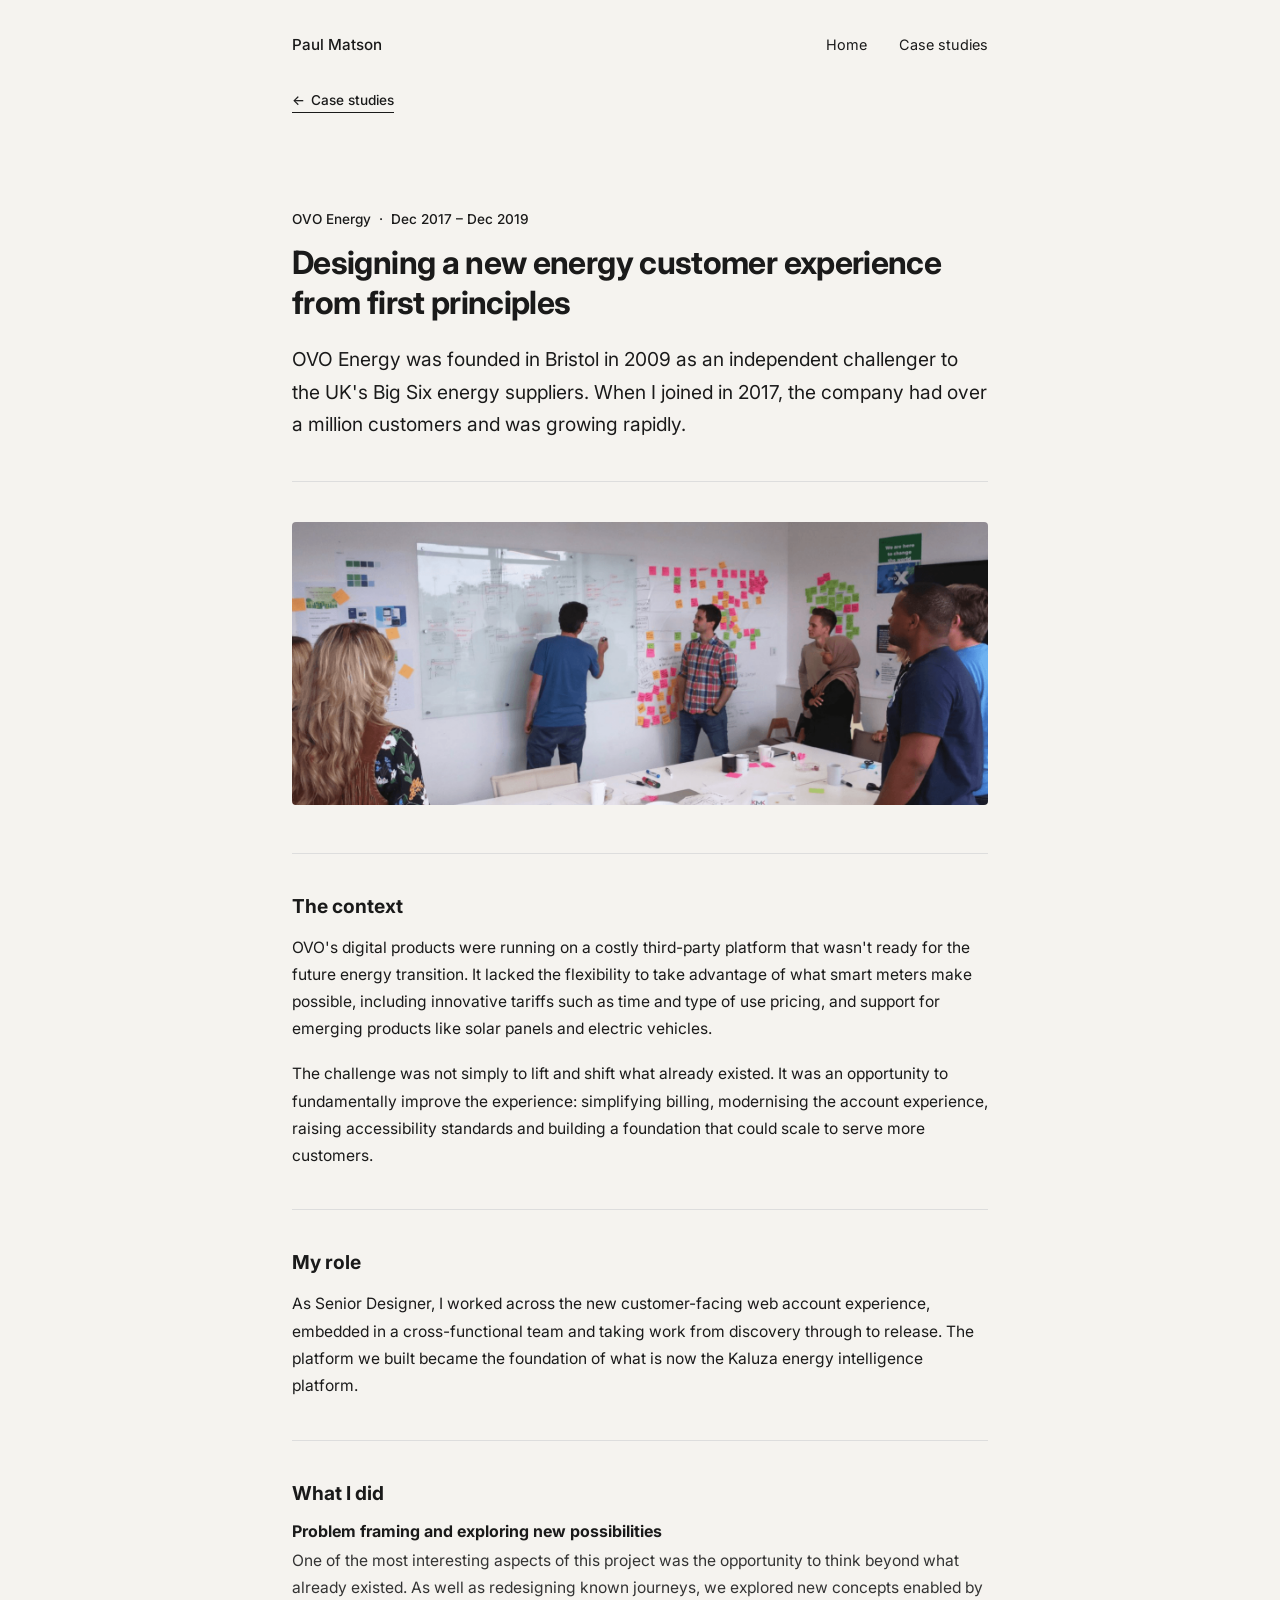
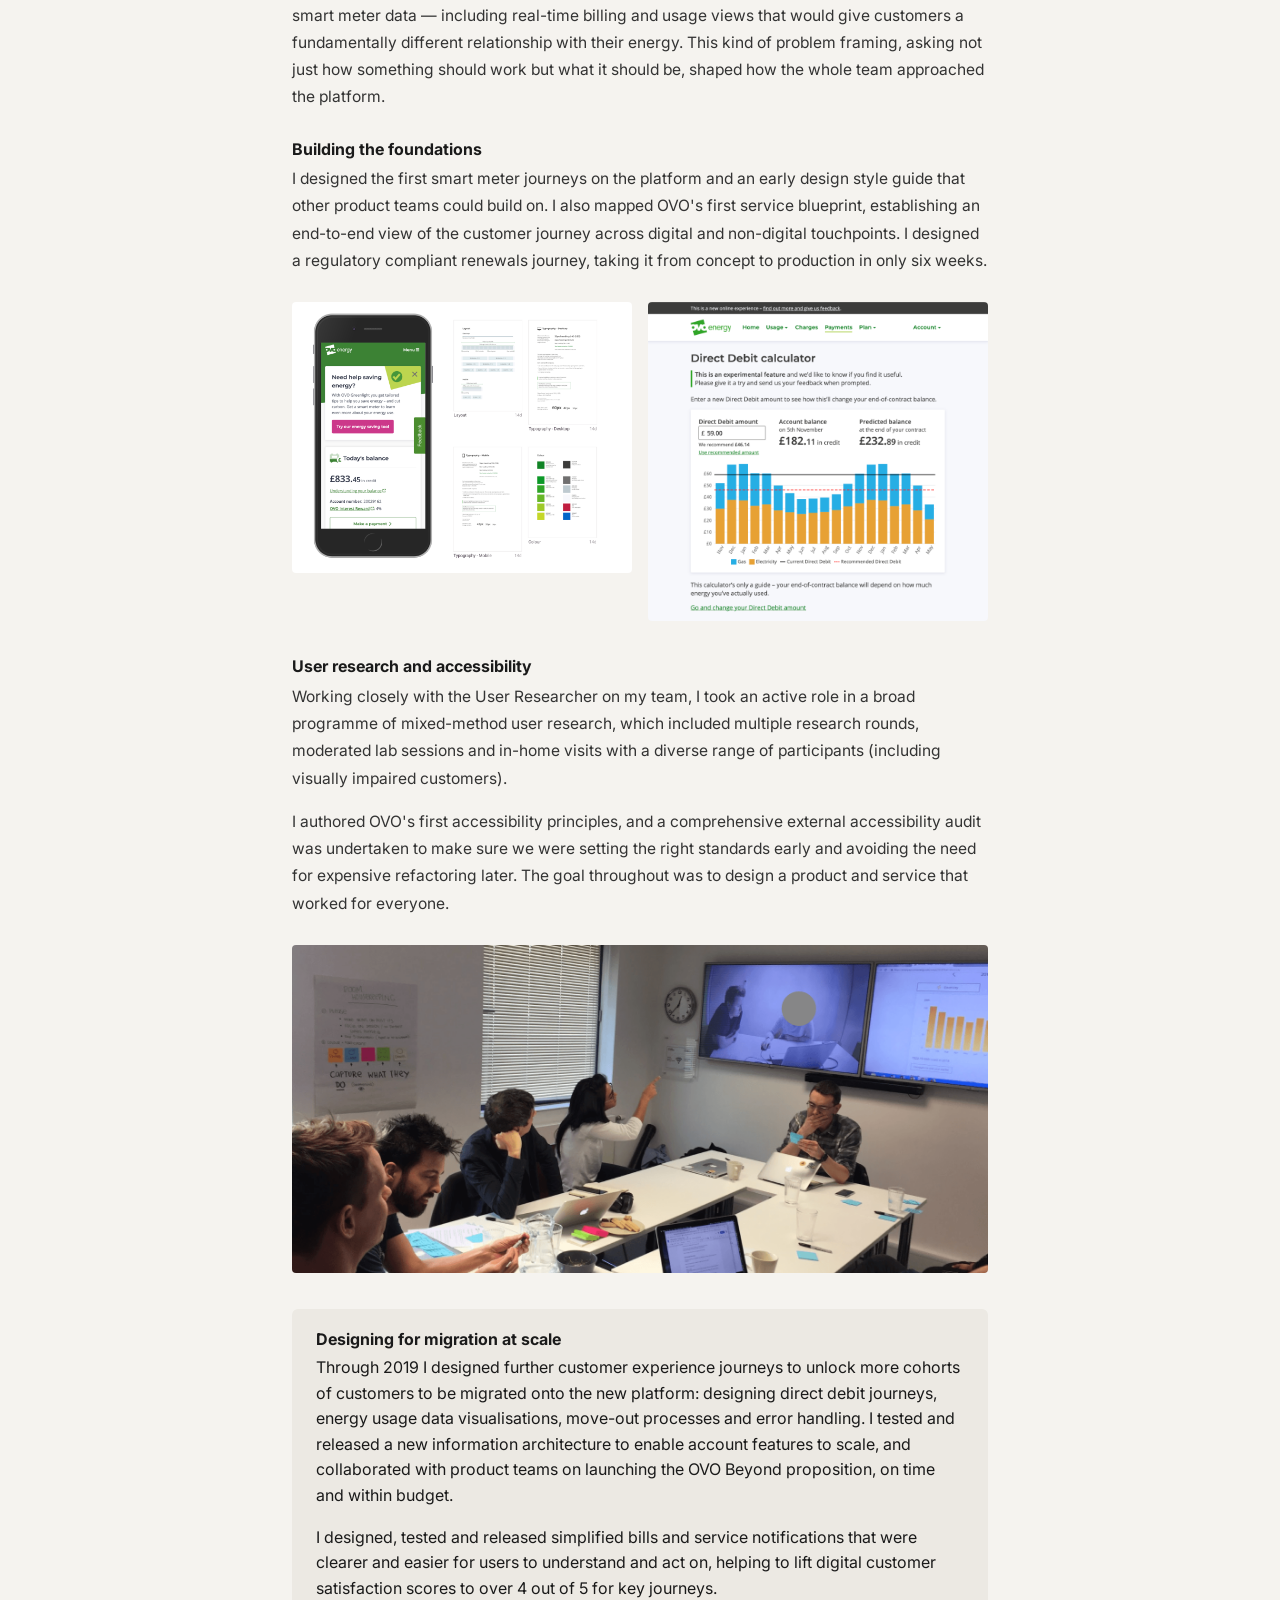
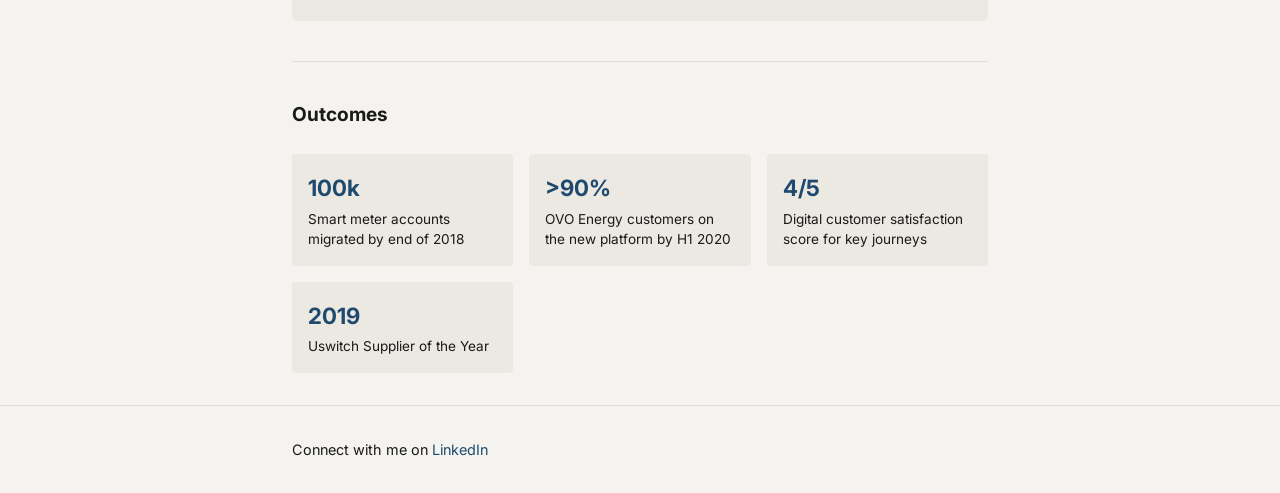
<file: ovo.html>
<!DOCTYPE html>
<html lang="en">
<head>
  <meta charset="UTF-8">
  <meta name="viewport" content="width=device-width, initial-scale=1.0">
  <title>OVO Energy Case Study — Paul Matson</title>
  <meta name="description" content="How Paul Matson designed OVO Energy's customer experience from first principles, exploring real-time billing concepts and delivering a compliant renewals journey in only six weeks.">
  <link rel="preconnect" href="https://fonts.googleapis.com">
  <link href="https://fonts.googleapis.com/css2?family=Inter:wght@400;500;700;900&display=swap" rel="stylesheet">
  <link rel="stylesheet" href="style.css">
</head>
<body>

  <a href="#main-content" class="skip-link">Skip to main content</a>

  <header role="banner">
    <div class="container">
      <nav aria-label="Main navigation">
        <a href="index.html" class="nav-name" aria-label="Paul Matson – home">Paul Matson</a>
        <ul class="nav-links" role="list">
          <li><a href="index.html">Home</a></li>
          <li><a href="case-studies.html" aria-current="page">Case studies</a></li>
        </ul>
      </nav>
    </div>
  </header>

  <main id="main-content" tabindex="-1">
    <div class="container">

      <nav aria-label="Breadcrumb">
        <a href="case-studies.html" class="cs-back">&#8592; <span>Case studies</span></a>
      </nav>

      <article aria-labelledby="cs-heading">

        <header class="cs-header">
          <p class="cs-label"><span class="sr-only">Company and dates: </span>OVO Energy &nbsp;·&nbsp; Dec 2017 – Dec 2019</p>
          <h1 id="cs-heading">Designing a new energy customer experience from first principles</h1>
          <p class="cs-intro">OVO Energy was founded in Bristol in 2009 as an independent challenger to the UK's Big Six energy suppliers. When I joined in 2017, the company had over a million customers and was growing rapidly.</p>
        </header>

        <figure>
          <img src="ovo-1.png" alt="Design workshop with several people, a whiteboard and post-it notes" style="width:100%; object-fit:cover; border-radius:4px;">
        </figure>

        <hr class="cs-divider">

        <section aria-labelledby="context-heading">
          <h2 id="context-heading" class="cs-section-label">The context</h2>
          <div class="cs-body">
            <p>OVO's digital products were running on a costly third-party platform that wasn't ready for the future energy transition. It lacked the flexibility to take advantage of what smart meters make possible, including innovative tariffs such as time and type of use pricing, and support for emerging products like solar panels and electric vehicles.</p>
            <p>The challenge was not simply to lift and shift what already existed. It was an opportunity to fundamentally improve the experience: simplifying billing, modernising the account experience, raising accessibility standards and building a foundation that could scale to serve more customers.</p>
          </div>
        </section>

        <hr class="cs-divider">

        <section aria-labelledby="role-heading">
          <h2 id="role-heading" class="cs-section-label">My role</h2>
          <div class="cs-body">
            <p>As Senior Designer, I worked across the new customer-facing web account experience, embedded in a cross-functional team and taking work from discovery through to release. The platform we built became the foundation of what is now the Kaluza energy intelligence platform.</p>
          </div>
        </section>

        <hr class="cs-divider">

        <section aria-labelledby="work-heading">
          <h2 id="work-heading" class="cs-section-label">What I did</h2>

          <div class="cs-theme">
            <h3 class="cs-theme-title">Problem framing and exploring new possibilities</h3>
            <p>One of the most interesting aspects of this project was the opportunity to think beyond what already existed. As well as redesigning known journeys, we explored new concepts enabled by smart meter data — including real-time billing and usage views that would give customers a fundamentally different relationship with their energy. This kind of problem framing, asking not just how something should work but what it should be, shaped how the whole team approached the platform.</p>
          </div>

          <div class="cs-theme">
            <h3 class="cs-theme-title">Building the foundations</h3>
            <p>I designed the first smart meter journeys on the platform and an early design style guide that other product teams could build on. I also mapped OVO's first service blueprint, establishing an end-to-end view of the customer journey across digital and non-digital touchpoints. I designed a regulatory compliant renewals journey, taking it from concept to production in only six weeks.</p>
          </div>

          <div class="cs-img-grid" role="list" aria-label="Supporting images">
            <div role="listitem">
              <img src="ovo-2.png" alt="OVO Energy mobile app example" style="width:100%; object-fit:cover; border-radius:4px;">
            </div>
            <div role="listitem">
              <img src="ovo-3.png" alt="Direct Debit calculation graph" style="width:100%; object-fit:cover; border-radius:4px;">
            </div>
          </div>

          <div class="cs-theme">
            <h3 class="cs-theme-title">User research and accessibility</h3>
            <p>Working closely with the User Researcher on my team, I took an active role in a broad programme of mixed-method user research, which included multiple research rounds, moderated lab sessions and in-home visits with a diverse range of participants (including visually impaired customers).</p>
            <p>I authored OVO's first accessibility principles, and a comprehensive external accessibility audit was undertaken to make sure we were setting the right standards early and avoiding the need for expensive refactoring later. The goal throughout was to design a product and service that worked for everyone.</p>
          </div>

          <figure style="margin-bottom:1.75rem;">
            <img src="ovo-4.png" alt="OVO Energy user research session in a lab" style="width:100%; object-fit:cover; border-radius:4px;">
          </figure>

          <div class="cs-theme-highlight">
            <h3 class="cs-theme-title">Designing for migration at scale</h3>
            <p>Through 2019 I designed further customer experience journeys to unlock more cohorts of customers to be migrated onto the new platform: designing direct debit journeys, energy usage data visualisations, move-out processes and error handling. I tested and released a new information architecture to enable account features to scale, and collaborated with product teams on launching the OVO Beyond proposition, on time and within budget.</p>
            <p>I designed, tested and released simplified bills and service notifications that were clearer and easier for users to understand and act on, helping to lift digital customer satisfaction scores to over 4 out of 5 for key journeys.</p>
          </div>

        </section>

        <hr class="cs-divider">

        <section aria-labelledby="outcomes-heading">
          <h2 id="outcomes-heading" class="cs-section-label">Outcomes</h2>

          <ul class="cs-metrics" role="list" aria-label="Key outcomes">
            <li class="cs-metric">
              <p class="cs-metric-num" aria-hidden="true">100k</p>
              <p class="cs-metric-label">Smart meter accounts migrated by end of 2018</p>
            </li>
            <li class="cs-metric">
              <p class="cs-metric-num" aria-hidden="true">&gt;90%</p>
              <p class="cs-metric-label">OVO Energy customers on the new platform by H1 2020</p>
            </li>
            <li class="cs-metric">
              <p class="cs-metric-num" aria-hidden="true">4/5</p>
              <p class="cs-metric-label">Digital customer satisfaction score for key journeys</p>
            </li>
            <li class="cs-metric">
              <p class="cs-metric-num" aria-hidden="true">2019</p>
              <p class="cs-metric-label">Uswitch Supplier of the Year</p>
            </li>
          </ul>

        </section>

      </article>

    </div>
  </main>

  <footer role="contentinfo">
    <div class="container">
      <p>Connect with me on <a href="https://www.linkedin.com/in/pmmatson/" target="_blank" rel="noopener noreferrer">LinkedIn<span class="sr-only"> (opens in a new tab)</span></a></p>
    </div>
  </footer>

</body>
</html>
</file>
<file: style.css>
/* ============================================
   style.css — Paul Matson personal site
   All text colours pass WCAG AA (4.5:1 minimum)
   ============================================ */

/* Reset & base */
*, *::before, *::after { box-sizing: border-box; margin: 0; padding: 0; }

html { font-size: 16px; scroll-behavior: smooth; }

body {
  font-family: 'Inter', -apple-system, BlinkMacSystemFont, 'Segoe UI', Helvetica, Arial, sans-serif;
  font-size: 1rem;
  line-height: 1.6;
  color: #1a1a1a;
  background: #f5f3ef;
  -webkit-font-smoothing: antialiased;
}

/* ============================================
   Typography
   ============================================ */

h1, h2, h3, h4 {
  font-weight: 700;
  line-height: 1.25;
  color: #1a1a1a;
}

p { margin-bottom: 1rem; }
p:last-child { margin-bottom: 0; }

a { color: #1E4A6E; text-decoration: none; }
a:hover { text-decoration: underline; }

/* ============================================
   Layout
   ============================================ */

.container {
  max-width: 760px;
  margin: 0 auto;
  padding: 0 2rem;
}

/* ============================================
   Skip link & screen reader utilities
   ============================================ */

.sr-only {
  position: absolute;
  width: 1px;
  height: 1px;
  padding: 0;
  margin: -1px;
  overflow: hidden;
  clip: rect(0, 0, 0, 0);
  white-space: nowrap;
  border: 0;
}

.skip-link {
  position: absolute;
  top: -100%;
  left: 1rem;
  background: #1E4A6E;
  color: #fff;
  padding: 0.5rem 1rem;
  text-decoration: none;
  font-size: 0.9rem;
  z-index: 100;
}

.skip-link:focus { top: 1rem; }

/* ============================================
   Focus states — keyboard operability
   ============================================ */

a:focus-visible,
button:focus-visible {
  outline: 3px solid #1E4A6E;
  outline-offset: 3px;
  border-radius: 2px;
}

a:focus:not(:focus-visible) { outline: none; }

/* ============================================
   Header / Nav
   ============================================ */

header { padding: 2rem 0; }

nav {
  display: flex;
  justify-content: space-between;
  align-items: center;
}

.nav-name {
  font-weight: 500;
  font-size: 0.95rem;
  color: #1a1a1a;
  text-decoration: none;
}

.nav-name:hover { color: #1E4A6E; }

.nav-links {
  display: flex;
  gap: 2rem;
  list-style: none;
}

.nav-links a {
  font-size: 0.9rem;
  color: #1a1a1a;
  text-decoration: none;
}

.nav-links a:hover { color: #1E4A6E; }
.nav-links a.active { color: #1E4A6E; }

/* ============================================
   Footer
   ============================================ */

footer {
  border-top: 1px solid #ddd;
  padding: 2rem 0;
  margin-top: 2rem;
}

footer p {
  font-size: 0.9rem;
  color: #1a1a1a;
  margin: 0;
}

footer a { color: #1E4A6E; }
footer a:hover { text-decoration: underline; }

/* ============================================
   Home page — Hero
   ============================================ */

.hero {
  padding: 5rem 0 4rem;
  border-bottom: 1px solid #ddd;
}

.hero-inner {
  display: flex;
  align-items: flex-start;
  gap: 4rem;
}

.hero-text { flex: 1; }

.hero-heading {
  font-size: 2rem;
  font-weight: 700;
  line-height: 1.2;
  color: #1a1a1a;
  margin-bottom: 1.5rem;
  letter-spacing: -0.02em;
}

.hero-intro {
  font-size: 1.05rem;
  color: #1a1a1a;
  line-height: 1.7;
  margin-bottom: 2rem;
  max-width: 560px;
}

.hero-cta {
  display: inline-block;
  font-size: 0.9rem;
  font-weight: 500;
  color: #fff;
  background: #1E4A6E;
  text-decoration: none;
  padding: 0.8rem 1.75rem;
  border: 1px solid #1E4A6E;
  border-radius: 6px;
  letter-spacing: 0.01em;
  transition: background 0.18s ease, transform 0.18s ease, box-shadow 0.18s ease;
}

.hero-cta:hover {
  background: #163a56;
  border-color: #163a56;
  color: #fff;
  text-decoration: none;
  box-shadow: 0 4px 12px rgba(30, 74, 110, 0.25);
  transform: translateY(-1px);
}

@media (prefers-reduced-motion: reduce) {
  .hero-cta { transition: none; }
  .hero-cta:hover { transform: none; }
}

.hero-photo { flex: 0 0 200px; }

.hero-photo img {
  width: 200px;
  height: 200px;
  border-radius: 50%;
  object-fit: cover;
  display: block;
}

/* ============================================
   Career history
   ============================================ */

.career { padding: 4rem 0; }

.career-heading {
  font-size: 1.2rem;
  font-weight: 700;
  color: #1a1a1a;
  margin-bottom: 2.5rem;
}

.career-list {
  list-style: none;
  padding: 0;
  margin: 0;
}

.career-item {
  display: flex;
  gap: 2rem;
  padding: 1.75rem 0;
  border-top: 1px solid #ddd;
}

.career-item--last {
  border-bottom: 1px solid #ddd;
}

.career-org-col {
  flex: 0 0 140px;
  min-width: 0;
}

.career-roles-col {
  flex: 1;
  min-width: 0;
}

.career-favicon { display: block; width: 20px; height: 20px; margin-bottom: 0.5rem; }

.career-org {
  font-size: 0.85rem;
  font-weight: 500;
  color: #1a1a1a;
  margin-bottom: 0;
}

.career-role {
  font-size: 1.05rem;
  font-weight: 700;
  color: #1a1a1a;
  margin-bottom: 0.2rem;
}

.career-role-dates {
  font-size: 0.82rem;
  color: #1a1a1a;
  margin-bottom: 0.6rem;
}

.career-desc {
  font-size: 0.88rem;
  color: #333333;
  line-height: 1.65;
  margin: 0;
}

.career-role-entry + .career-role-entry {
  margin-top: 1.5rem;
  padding-top: 1.5rem;
  border-top: 1px solid #ddd;
}

article + article.career-role-entry {
  margin-top: 1.5rem;
  padding-top: 1.5rem;
  border-top: 1px solid #ddd;
}

/* ============================================
   Profile photo
   ============================================ */

.profile-photo {
  margin: 3rem 0;
  display: flex;
  justify-content: center;
}

.profile-photo img {
  width: 200px;
  height: 200px;
  border-radius: 50%;
  object-fit: cover;
  display: block;
}

/* ============================================
   Case studies index
   ============================================ */

.page-intro {
  padding: 5rem 0 3rem;
  border-bottom: 1px solid #ddd;
}

.page-intro h1 {
  font-size: 2.4rem;
  font-weight: 700;
  letter-spacing: -0.02em;
}

.case-study-list { list-style: none; padding: 0; margin: 0; }

.case-study-item {
  border-bottom: 1px solid #ddd;
  padding: 2rem 0;
}

.case-study-item a {
  display: block;
  text-decoration: none;
  color: inherit;
}

.case-study-item a:hover .cs-title { color: #1E4A6E; }

.cs-meta {
  font-size: 0.85rem;
  font-weight: 500;
  color: #1a1a1a;
  margin-bottom: 0.5rem;
}

.cs-title {
  font-size: 1.2rem;
  font-weight: 700;
  color: #1a1a1a;
  margin-bottom: 0.5rem;
  line-height: 1.3;
  transition: color 0.15s;
}

.cs-summary {
  font-size: 0.9rem;
  color: #333333;
  line-height: 1.65;
  margin: 0;
}

/* ============================================
   Case study pages
   ============================================ */

.cs-back {
  display: inline-flex;
  align-items: center;
  gap: 0.35rem;
  font-size: 0.85rem;
  font-weight: 500;
  color: #1a1a1a;
  text-decoration: none;
  border-bottom: 1px solid #1a1a1a;
  padding-bottom: 1px;
  margin-bottom: 3rem;
}

.cs-back:hover { color: #1E4A6E; border-color: #1E4A6E; text-decoration: none; }

.cs-header {
  padding: 3rem 0 2.5rem;
  border-bottom: 1px solid #ddd;
  margin-bottom: 2.5rem;
}

/* Company and date label — sentence case, no uppercase */
.cs-label {
  font-size: 0.85rem;
  font-weight: 500;
  color: #1a1a1a;
  margin-bottom: 0.75rem;
}

.cs-header h1 {
  font-size: 2rem;
  font-weight: 700;
  line-height: 1.25;
  letter-spacing: -0.02em;
  margin-bottom: 1.25rem;
}

/* Opening paragraph — larger to stand out as a lead-in */
.cs-intro {
  font-size: 1.2rem;
  color: #1a1a1a;
  line-height: 1.7;
}

.cs-divider {
  border: none;
  border-top: 1px solid #ddd;
  margin: 2.5rem 0;
}

/* Section headings — sentence case, bold, larger than body */
.cs-section-label {
  font-size: 1.2rem;
  font-weight: 700;
  color: #1a1a1a;
  margin-bottom: 1rem;
}

.cs-body { font-size: 0.975rem; color: #1a1a1a; line-height: 1.75; }
.cs-body p { margin-bottom: 1.1rem; }
.cs-body p:last-child { margin-bottom: 0; }

.cs-body-list {
  margin: 0 0 1.1rem 1.25rem;
  padding: 0;
  font-size: 0.975rem;
  line-height: 1.75;
}

.cs-body-list li {
  margin-bottom: 0.4rem;
}

.cs-body-list li:last-child {
  margin-bottom: 0;
}

.cs-theme { margin-bottom: 1.75rem; }

.cs-theme-highlight {
  margin-bottom: 1.75rem;
  background: #ece9e3;
  border-radius: 6px;
  padding: 1.25rem 1.5rem;
}

.cs-theme-highlight--blue {
  background: #e6eef5;
}

.cs-theme-title {
  font-size: 1rem;
  font-weight: 700;
  color: #1a1a1a;
  margin-bottom: 0.4rem;
}

.cs-theme p {
  font-size: 0.975rem;
  color: #333333;
  line-height: 1.75;
  margin: 0;
}

.cs-theme p + p {
  margin-top: 1rem;
}

/* Image placeholders */
.cs-img {
  background: #ece9e3;
  border: 1px solid #ddd;
  border-radius: 4px;
  width: 100%;
  display: flex;
  align-items: center;
  justify-content: center;
  color: #333333;
  font-size: 0.8rem;
  margin: 1.75rem 0;
}

.cs-img-hero { height: 320px; }
.cs-img-half { height: 200px; }

.cs-img-grid {
  display: grid;
  grid-template-columns: 1fr 1fr;
  column-gap: 1rem;
  row-gap: 0.1rem;
  margin: 1.75rem 0;
}

/* Metrics */
.cs-metrics {
  display: grid;
  grid-template-columns: repeat(3, minmax(0, 1fr));
  gap: 1rem;
  margin: 1.75rem 0;
  list-style: none;
  padding: 0;
}

.cs-metric {
  background: #ece9e3;
  border-radius: 4px;
  padding: 1rem;
}

.cs-metric-num {
  font-size: 1.4rem;
  font-weight: 700;
  color: #1E4A6E;
  margin-bottom: 0.25rem;
}

.cs-metric-label {
  font-size: 0.85rem;
  color: #1a1a1a;
  line-height: 1.45;
}

/* Quote */
.cs-quote {
  border-left: 3px solid #1a1a1a;
  padding-left: 1.25rem;
  margin: 2.5rem 0;
}

.cs-quote p {
  font-size: 1.3rem;
  color: #1a1a1a;
  font-style: italic;
  line-height: 1.6;
  margin-bottom: 0.75rem;
}

.cs-quote cite {
  font-size: 0.875rem;
  color: #1a1a1a;
  font-style: normal;
  font-weight: 500;
}

/* Quote citation sits in a <footer>; stop it inheriting the page footer's border/spacing */
.cs-quote footer {
  border-top: none;
  padding: 0;
  margin-top: 0;
}

/* ============================================
   Responsive
   ============================================ */

@media (max-width: 600px) {
  .hero-inner { flex-direction: column-reverse; gap: 2rem; }
  .hero-photo { flex: 0 0 auto; }
  .hero-photo img { width: 120px; height: 120px; }
  .hero-heading { font-size: 1.75rem; }
  .page-intro h1 { font-size: 1.75rem; }
  .cs-header h1 { font-size: 1.5rem; }
  .cs-metrics { grid-template-columns: repeat(2, minmax(0, 1fr)); }
  .cs-img-grid { grid-template-columns: 1fr !important; gap: 0.5rem !important; }
  .nav-links { gap: 1.25rem; }
}
/* ============================================
   Print styles
   ============================================ */

@media print {

  /* Base */
  body {
    background: white;
    color: #1a1a1a;
    font-size: 11pt;
    line-height: 1.5;
  }

  /* Hide navigation and footer */
  header nav,
  footer,
  .skip-link,
  .cs-back {
    display: none;
  }

  /* Page padding */
  @page {
    margin: 20mm 18mm 20mm 18mm;
  }

  /* Container */
  .container {
    max-width: 100%;
    padding: 0;
  }

  /* Ensure case study header is visible */
  .cs-header {
    display: block;
    padding: 0 0 1.5rem 0;
    margin-bottom: 1.5rem;
  }

  /* Avoid page breaks inside key elements */
  .cs-theme,
  .cs-theme-highlight,
  .cs-metric,
  .cs-quote,
  blockquote,
  figure,
  section {
    break-inside: avoid;
    page-break-inside: avoid;
  }

  /* Keep headings with following content */
  h1, h2, h3, h4 {
    break-after: avoid;
    page-break-after: avoid;
  }

  /* Avoid orphans and widows */
  p {
    orphans: 3;
    widows: 3;
  }

  /* Page breaks before major sections */
  hr.cs-divider {
    border-top: 1px solid #ccc;
    margin: 1.5rem 0;
  }

  /* Metrics grid — 3 columns in print */
  .cs-metrics {
    grid-template-columns: repeat(3, minmax(0, 1fr));
  }

  /* Image grid */
  .cs-img-grid {
    grid-template-columns: 1fr 1fr;
  }

  /* Remove background colours that waste ink */
  .cs-theme-highlight,
  .cs-theme-highlight--blue,
  .cs-metric {
    background: #f5f5f5;
    border: 1px solid #ddd;
  }

  /* Ensure links are readable */
  a {
    color: #1a1a1a;
    text-decoration: none;
  }

  /* Quote styling */
  .cs-quote {
    border-left: 2px solid #1a1a1a;
  }

}
</file>
